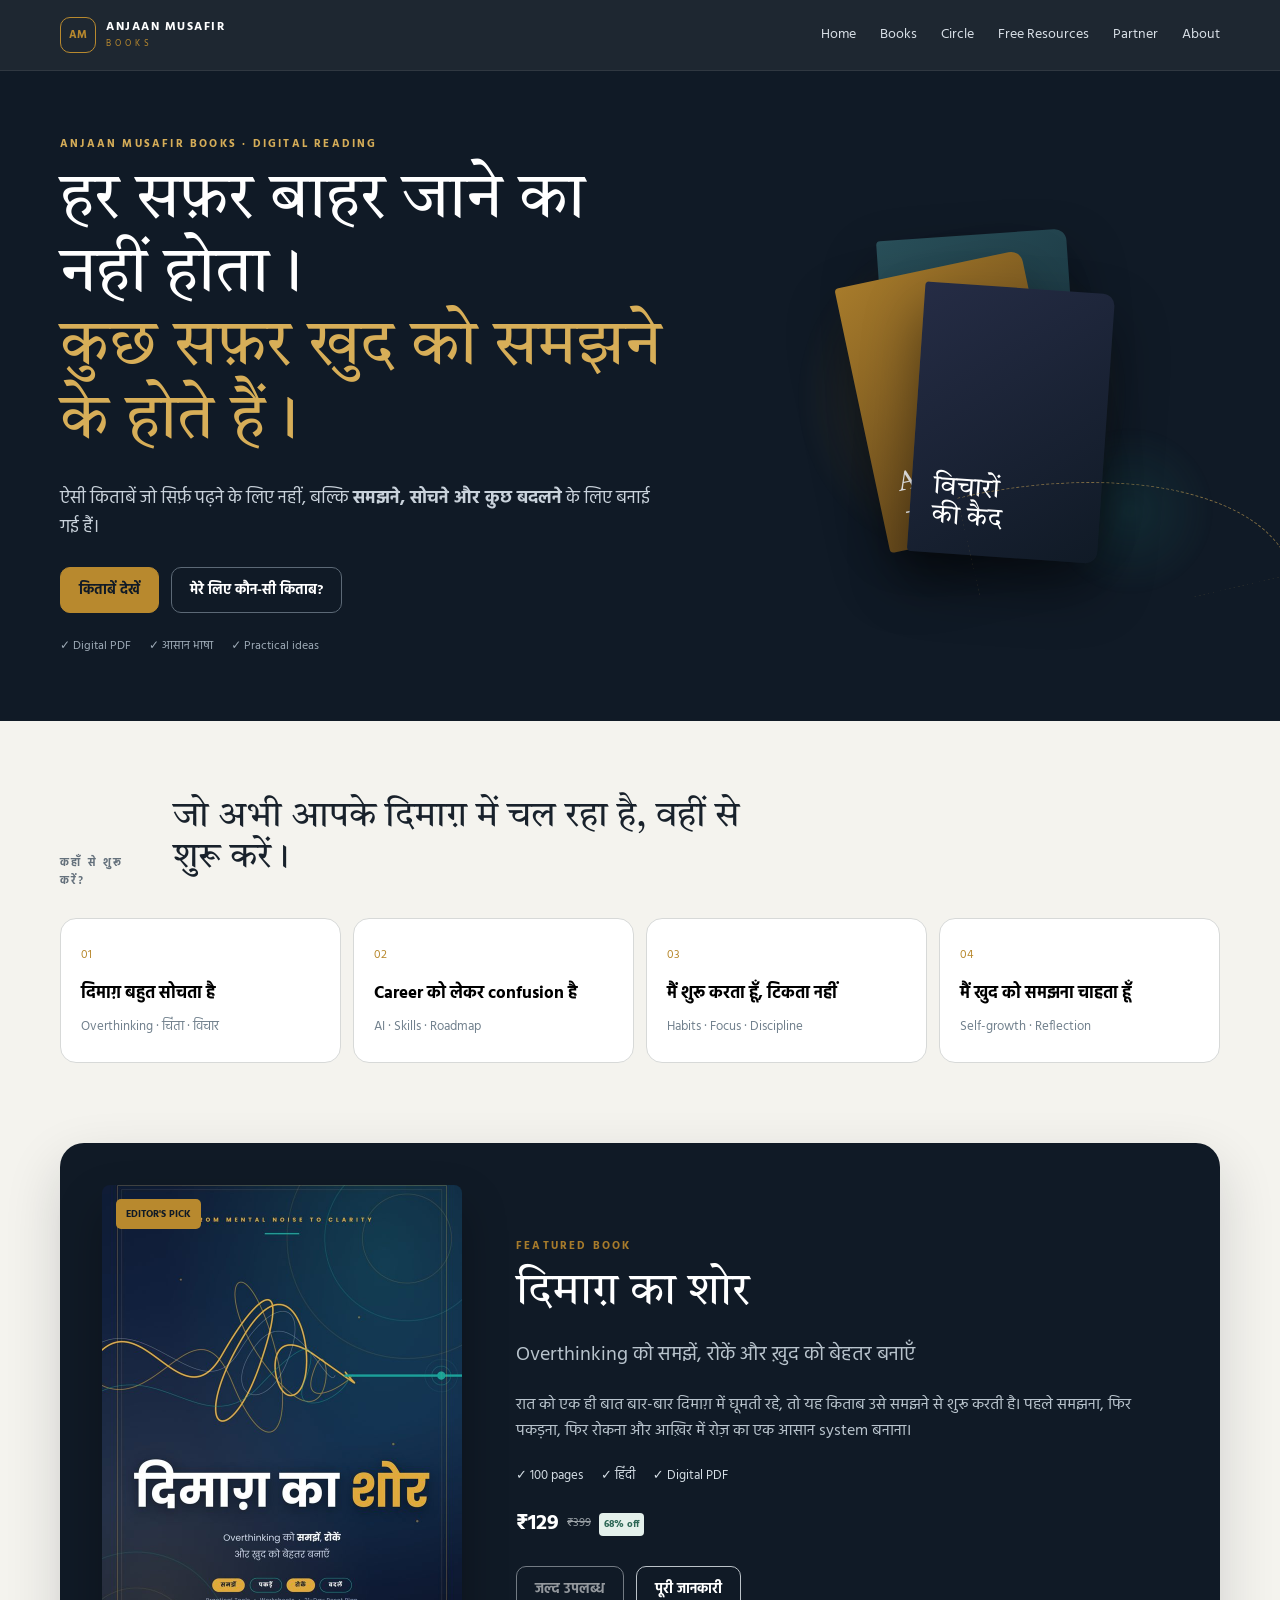
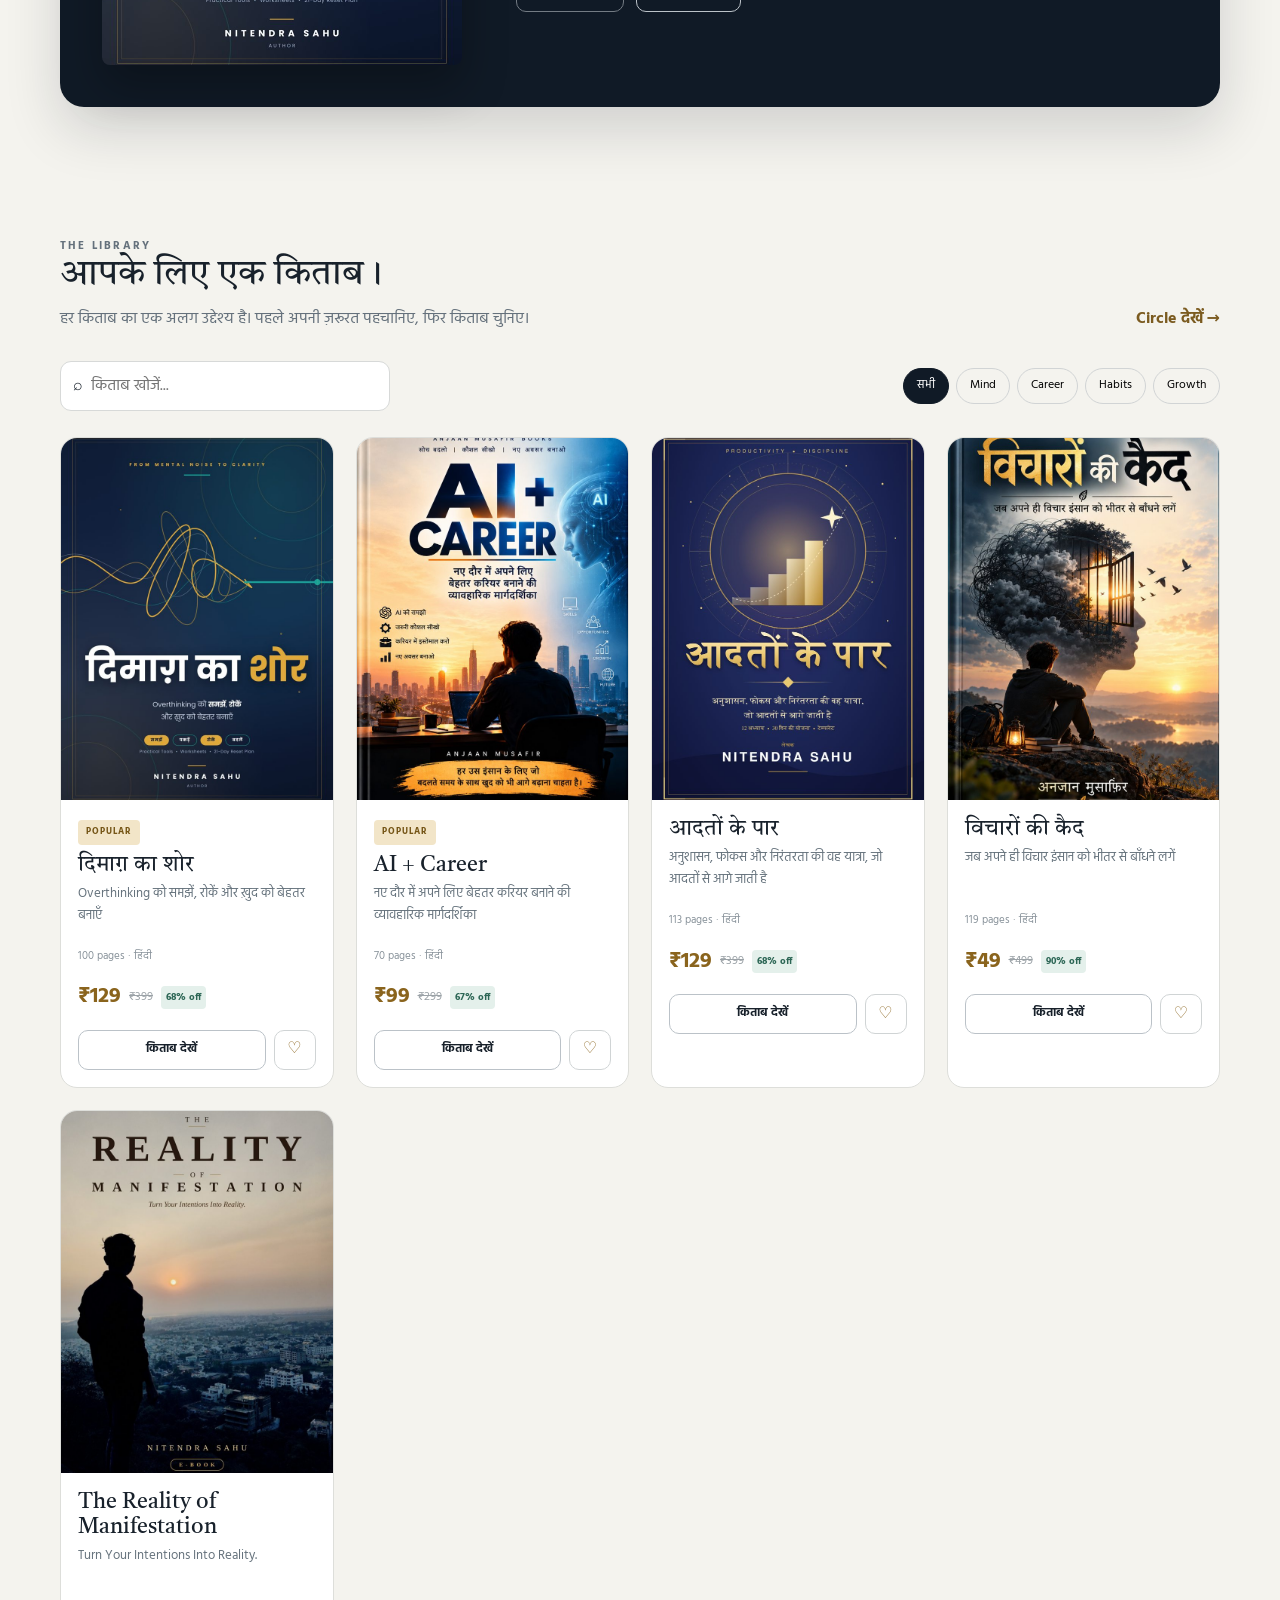
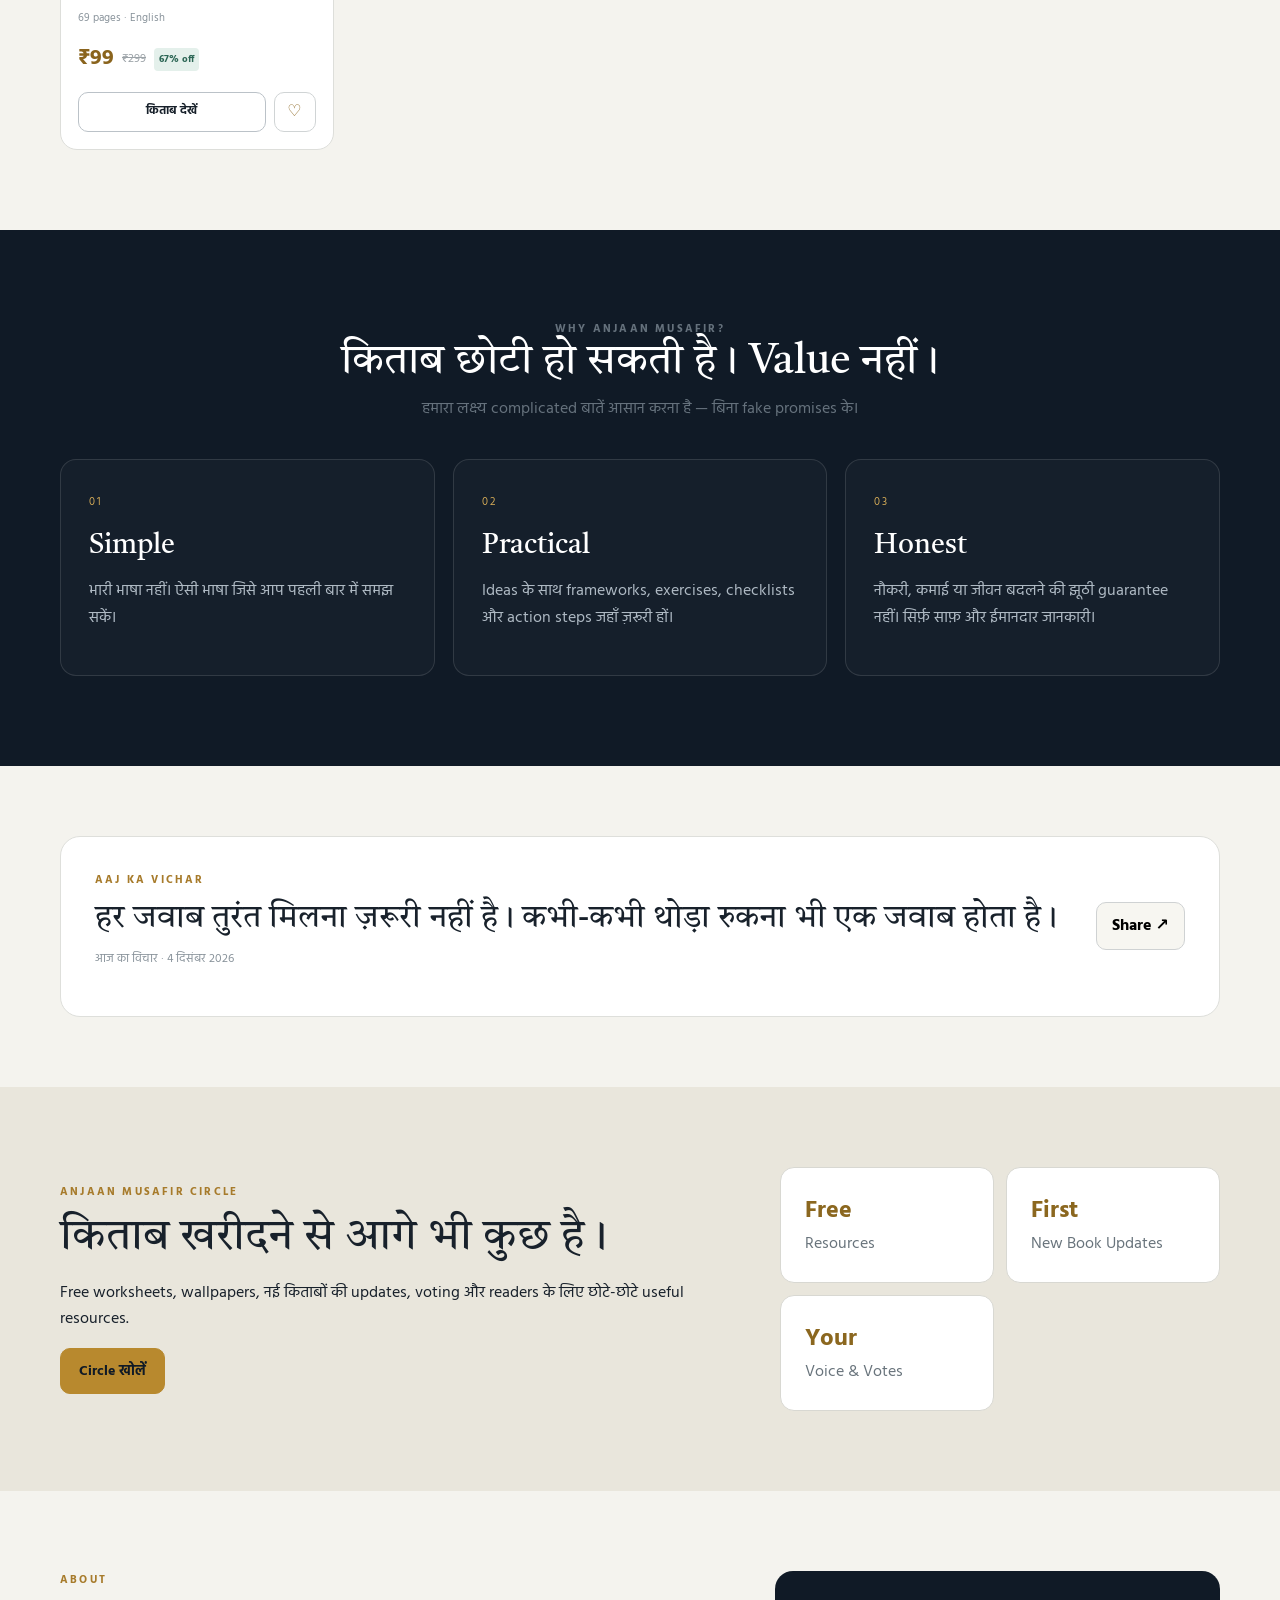
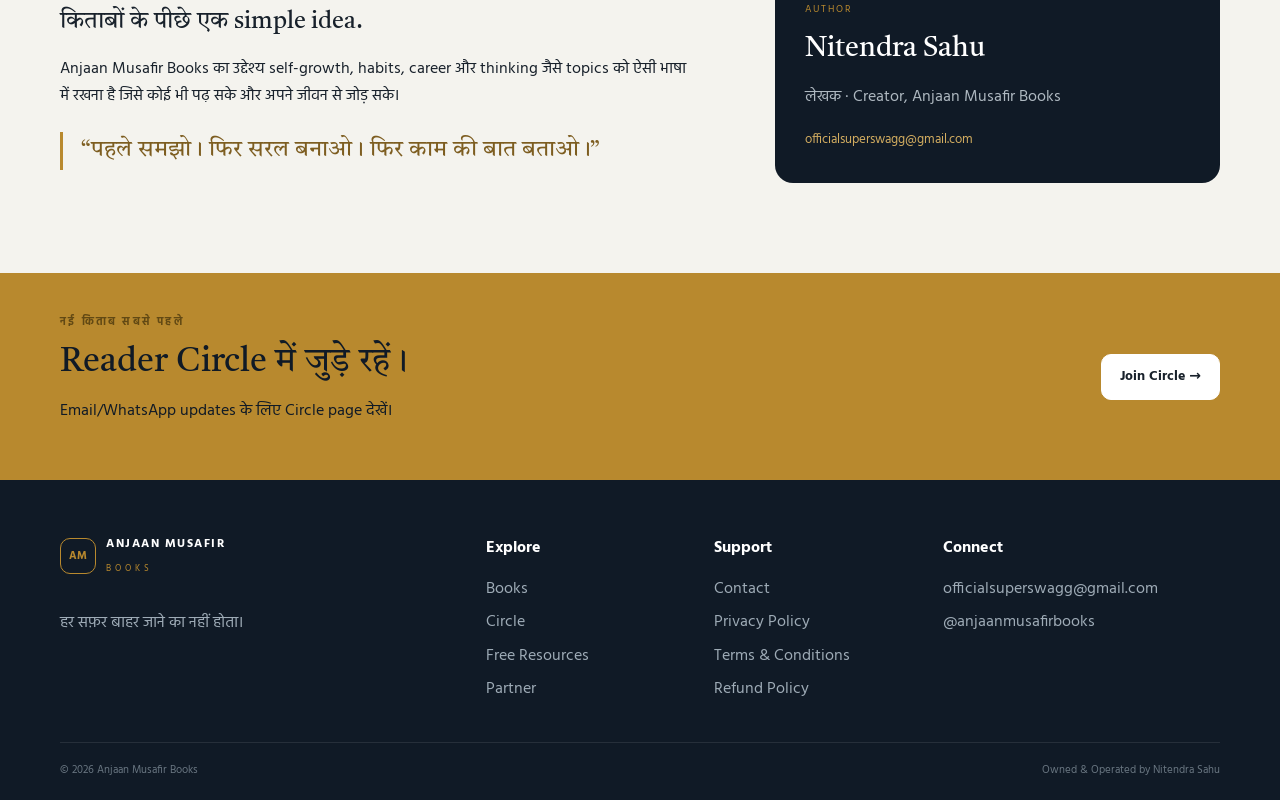
<file: index.html>
<!doctype html>
<html lang="hi">
<head>
<meta charset="utf-8">
<meta name="viewport" content="width=device-width,initial-scale=1,viewport-fit=cover">
<title>Anjaan Musafir Books — Hindi eBooks</title>
<meta name="description" content="Anjaan Musafir Books — सोच, आदतें, करियर और self-growth पर सरल, practical eBooks.">
<meta name="theme-color" content="#101a26">
<meta property="og:title" content="Anjaan Musafir Books">
<meta property="og:description" content="हर सफ़र बाहर जाने का नहीं होता। कुछ सफ़र खुद को समझने के होते हैं।">
<link rel="manifest" href="manifest.webmanifest">
<link rel="icon" href="data:image/svg+xml,%3Csvg xmlns='http://www.w3.org/2000/svg' viewBox='0 0 64 64'%3E%3Crect width='64' height='64' rx='14' fill='%23101a26'/%3E%3Cpath d='M16 46V18h28c6 0 8 3 8 7v21H24c-5 0-8-2-8-7Z' fill='%23b8892e'/%3E%3Cpath d='M24 23h20' stroke='%23101a26' stroke-width='4'/%3E%3C/svg%3E">
<link rel="preconnect" href="https://fonts.googleapis.com">
<link rel="preconnect" href="https://fonts.gstatic.com" crossorigin>
<link href="https://fonts.googleapis.com/css2?family=Hind:wght@400;500;600;700&family=Tiro+Devanagari+Hindi:ital@0;1&display=swap" rel="stylesheet">
<link rel="stylesheet" href="style.css">
<!-- Google tag (gtag.js) -->
<script async src="https://www.googletagmanager.com/gtag/js?id=G-HPMDHVE7NH"></script>
<script>
  window.dataLayer = window.dataLayer || [];
  function gtag(){dataLayer.push(arguments);}
  gtag('js', new Date());

  gtag('config', 'G-HPMDHVE7NH');
</script>
</head>
<body data-page="home">
<a class="skip" href="#main">मुख्य भाग पर जाएँ</a>
<header class="site-header">
  <div class="wrap header-inner">
    <a class="brand" href="index.html" aria-label="Anjaan Musafir Books home">
      <span class="brand-mark">AM</span>
      <span><b>ANJAAN MUSAFIR</b><small>BOOKS</small></span>
    </a>
    <button class="menu-btn" id="menuBtn" aria-expanded="false" aria-controls="siteNav">Menu</button>
    <nav id="siteNav" class="site-nav" aria-label="मुख्य मेन्यू">
      <a href="index.html">Home</a>
      <a href="#books">Books</a>
      <a href="circle.html">Circle</a>
      <a href="resources.html">Free Resources</a>
      <a href="partner.html">Partner</a>
      <a href="#about">About</a>
    </nav>
  </div>
</header>

<main id="main">
<section class="hero">
  <div class="wrap hero-grid">
    <div class="hero-copy">
      <p class="eyebrow">ANJAAN MUSAFIR BOOKS · DIGITAL READING</p>
      <h1>हर सफ़र बाहर जाने का नहीं होता।<br><em>कुछ सफ़र खुद को समझने के होते हैं।</em></h1>
      <p class="hero-lead">ऐसी किताबें जो सिर्फ़ पढ़ने के लिए नहीं, बल्कि <strong>समझने, सोचने और कुछ बदलने</strong> के लिए बनाई गई हैं।</p>
      <div class="hero-actions">
        <a class="btn btn-gold" href="#books">किताबें देखें</a>
        <button class="btn btn-ghost" id="quizOpen">मेरे लिए कौन-सी किताब?</button>
      </div>
      <div class="micro-trust">
        <span>✓ Digital PDF</span><span>✓ आसान भाषा</span><span>✓ Practical ideas</span>
      </div>
    </div>
    <div class="hero-art" aria-hidden="true">
      <div class="orb orb-one"></div><div class="orb orb-two"></div>
      <div class="book-stack">
        <div class="fake-cover cover-a"><span>दिमाग़<br>का शोर</span></div>
        <div class="fake-cover cover-b"><span>AI<br>+ Career</span></div>
        <div class="fake-cover cover-c"><span>विचारों<br>की कैद</span></div>
      </div>
      <div class="route-line"></div>
    </div>
  </div>
</section>

<section class="quick-path wrap">
  <div class="section-heading compact"><p class="eyebrow">कहाँ से शुरू करें?</p><h2>जो अभी आपके दिमाग़ में चल रहा है, वहीं से शुरू करें।</h2></div>
  <div class="path-grid">
    <button class="path-card" data-filter="mind"><span>01</span><b>दिमाग़ बहुत सोचता है</b><small>Overthinking · चिंता · विचार</small></button>
    <button class="path-card" data-filter="career"><span>02</span><b>Career को लेकर confusion है</b><small>AI · Skills · Roadmap</small></button>
    <button class="path-card" data-filter="habits"><span>03</span><b>मैं शुरू करता हूँ, टिकता नहीं</b><small>Habits · Focus · Discipline</small></button>
    <button class="path-card" data-filter="growth"><span>04</span><b>मैं खुद को समझना चाहता हूँ</b><small>Self-growth · Reflection</small></button>
  </div>
</section>

<section id="featured" class="featured-section"></section>

<section id="books" class="wrap section-block">
  <div class="section-heading">
    <div><p class="eyebrow">THE LIBRARY</p><h2>आपके लिए एक किताब।</h2><p>हर किताब का एक अलग उद्देश्य है। पहले अपनी ज़रूरत पहचानिए, फिर किताब चुनिए।</p></div>
    <a class="text-link" href="circle.html">Circle देखें →</a>
  </div>
  <div class="library-tools">
    <div class="search-box"><span>⌕</span><input id="bookSearch" type="search" placeholder="किताब खोजें..." aria-label="किताब खोजें"></div>
    <div class="filter-row" id="filters">
      <button class="filter active" data-filter="all">सभी</button>
      <button class="filter" data-filter="mind">Mind</button>
      <button class="filter" data-filter="career">Career</button>
      <button class="filter" data-filter="habits">Habits</button>
      <button class="filter" data-filter="growth">Growth</button>
    </div>
  </div>
  <div id="grid" class="book-grid"></div>
  <p id="emptyBooks" class="empty" hidden>इस खोज से कोई किताब नहीं मिली। दूसरा शब्द या topic try करें।</p>
</section>

<section class="value-section">
  <div class="wrap">
    <div class="section-heading centered"><p class="eyebrow">WHY ANJAAN MUSAFIR?</p><h2>किताब छोटी हो सकती है। Value नहीं।</h2><p>हमारा लक्ष्य complicated बातें आसान करना है — बिना fake promises के।</p></div>
    <div class="value-grid">
      <article><span class="icon">01</span><h3>Simple</h3><p>भारी भाषा नहीं। ऐसी भाषा जिसे आप पहली बार में समझ सकें।</p></article>
      <article><span class="icon">02</span><h3>Practical</h3><p>Ideas के साथ frameworks, exercises, checklists और action steps जहाँ ज़रूरी हों।</p></article>
      <article><span class="icon">03</span><h3>Honest</h3><p>नौकरी, कमाई या जीवन बदलने की झूठी guarantee नहीं। सिर्फ़ साफ़ और ईमानदार जानकारी।</p></article>
    </div>
  </div>
</section>

<section class="daily-thought wrap">
  <div class="thought-card">
    <div><p class="eyebrow">AAJ KA VICHAR</p><h2 id="thoughtText">हर जवाब तुरंत मिलना ज़रूरी नहीं है। कभी-कभी थोड़ा रुकना भी एक जवाब होता है।</h2><p id="thoughtDate"></p></div>
    <button class="share-mini" id="shareThought">Share ↗</button>
  </div>
</section>

<section class="circle-preview">
  <div class="wrap circle-grid">
    <div><p class="eyebrow">ANJAAN MUSAFIR CIRCLE</p><h2>किताब खरीदने से आगे भी कुछ है।</h2><p>Free worksheets, wallpapers, नई किताबों की updates, voting और readers के लिए छोटे-छोटे useful resources.</p><a class="btn btn-gold" href="circle.html">Circle खोलें</a></div>
    <div class="circle-points"><div><b>Free</b><span>Resources</span></div><div><b>First</b><span>New Book Updates</span></div><div><b>Your</b><span>Voice & Votes</span></div></div>
  </div>
</section>

<section id="about" class="wrap section-block about-grid">
  <div><p class="eyebrow">ABOUT</p><h2>किताबों के पीछे एक simple idea.</h2><p>Anjaan Musafir Books का उद्देश्य self-growth, habits, career और thinking जैसे topics को ऐसी भाषा में रखना है जिसे कोई भी पढ़ सके और अपने जीवन से जोड़ सके।</p><p class="quote">“पहले समझो। फिर सरल बनाओ। फिर काम की बात बताओ।”</p></div>
  <div class="about-note"><span class="note-label">AUTHOR</span><strong>Nitendra Sahu</strong><p>लेखक · Creator, Anjaan Musafir Books</p><a href="mailto:officialsuperswagg@gmail.com">officialsuperswagg@gmail.com</a></div>
</section>

<section class="newsletter-band">
  <div class="wrap newsletter-inner">
    <div><p class="eyebrow">नई किताब सबसे पहले</p><h2>Reader Circle में जुड़े रहें।</h2><p>Email/WhatsApp updates के लिए Circle page देखें।</p></div>
    <a class="btn btn-light" href="circle.html">Join Circle →</a>
  </div>
</section>
</main>
<footer id="foot"></footer>

<div class="modal" id="quizModal" aria-hidden="true">
  <div class="modal-card">
    <button class="modal-close" id="quizClose" aria-label="बंद करें">×</button>
    <p class="eyebrow">QUICK QUIZ</p><h2>अभी आपकी सबसे बड़ी ज़रूरत क्या है?</h2>
    <p class="muted">बस एक option चुनिए। हम आपको सबसे relevant किताब दिखाएँगे।</p>
    <div class="quiz-options">
      <button data-answer="mind">मेरा दिमाग़ बहुत सोचता है</button>
      <button data-answer="career">Career को लेकर clarity चाहिए</button>
      <button data-answer="habits">Focus और discipline चाहिए</button>
      <button data-answer="growth">खुद को बेहतर समझना है</button>
    </div>
    <div id="quizResult" class="quiz-result" hidden></div>
  </div>
</div>
<script src="books.js"></script><script src="app.js"></script>
</body>
</html>
</file>
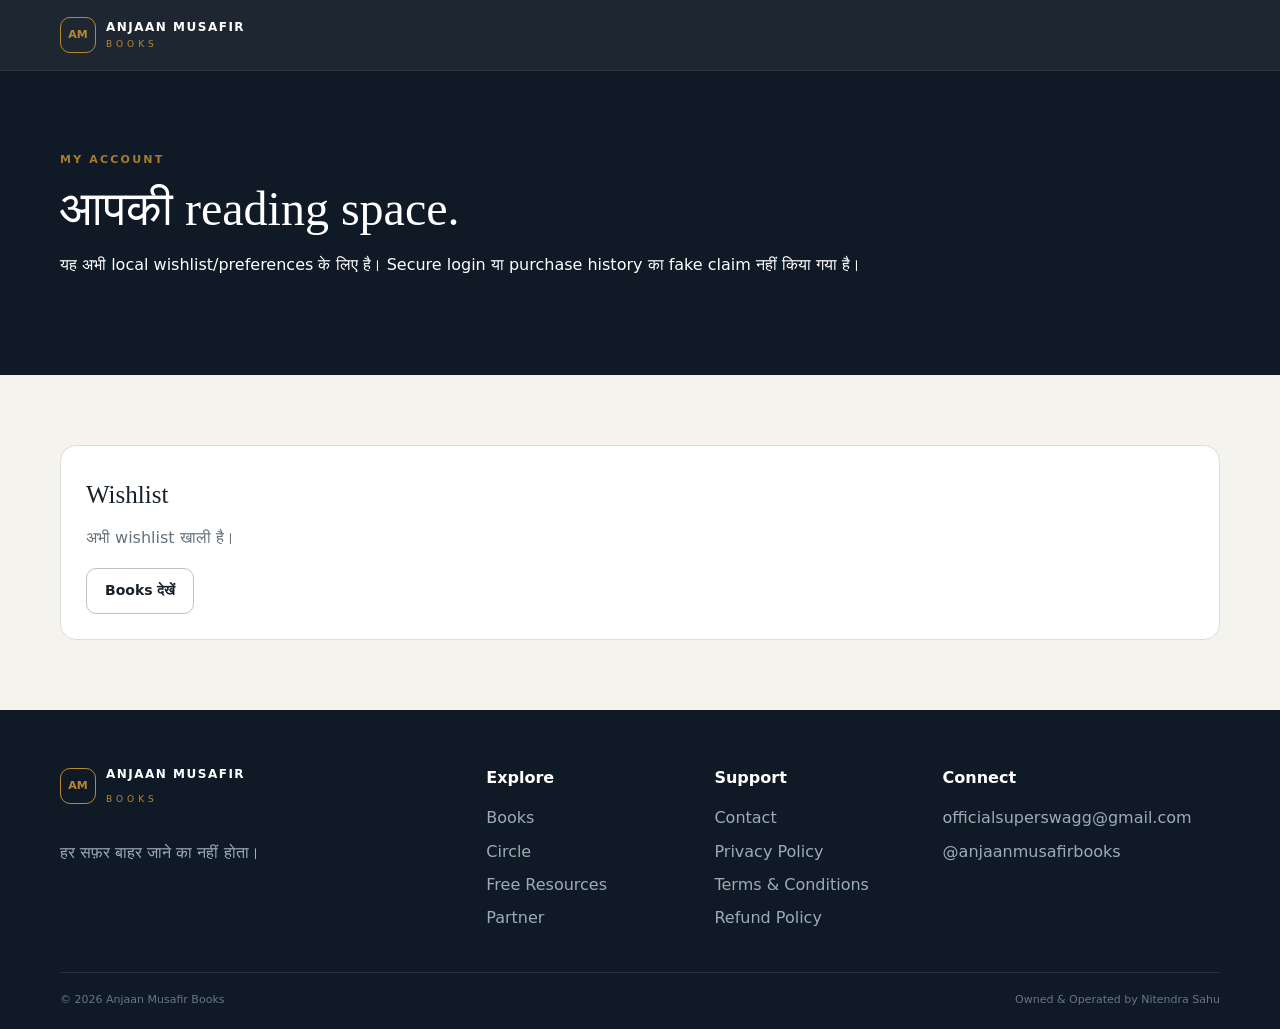
<file: account.html>
<!doctype html><html lang="hi"><head><meta charset="utf-8"><meta name="viewport" content="width=device-width,initial-scale=1"><title>My Account — Anjaan Musafir Books</title><meta name="theme-color" content="#101a26"><link rel="stylesheet" href="style.css"></head><body><header class="site-header"><div class="wrap header-inner"><a class="brand" href="index.html"><span class="brand-mark">AM</span><span><b>ANJAAN MUSAFIR</b><small>BOOKS</small></span></a></div></header><main><section class="page-hero"><div class="wrap"><p class="eyebrow">MY ACCOUNT</p><h1>आपकी reading space.</h1><p>यह अभी local wishlist/preferences के लिए है। Secure login या purchase history का fake claim नहीं किया गया है।</p></div></section><section class="page-content wrap"><div class="info-card"><h3>Wishlist</h3><p id="wishListText">आपकी wishlist इस device पर saved है।</p><a class="btn btn-outline" href="index.html#books">Books देखें</a></div></section></main><footer id="foot"></footer><script src="books.js"></script><script src="app.js"></script><script>const a=JSON.parse(localStorage.getItem("am_wishlist")||"[]");document.getElementById("wishListText").textContent=a.length?`${a.length} किताब आपकी wishlist में है।`:"अभी wishlist खाली है।";</script></body></html>
</file>
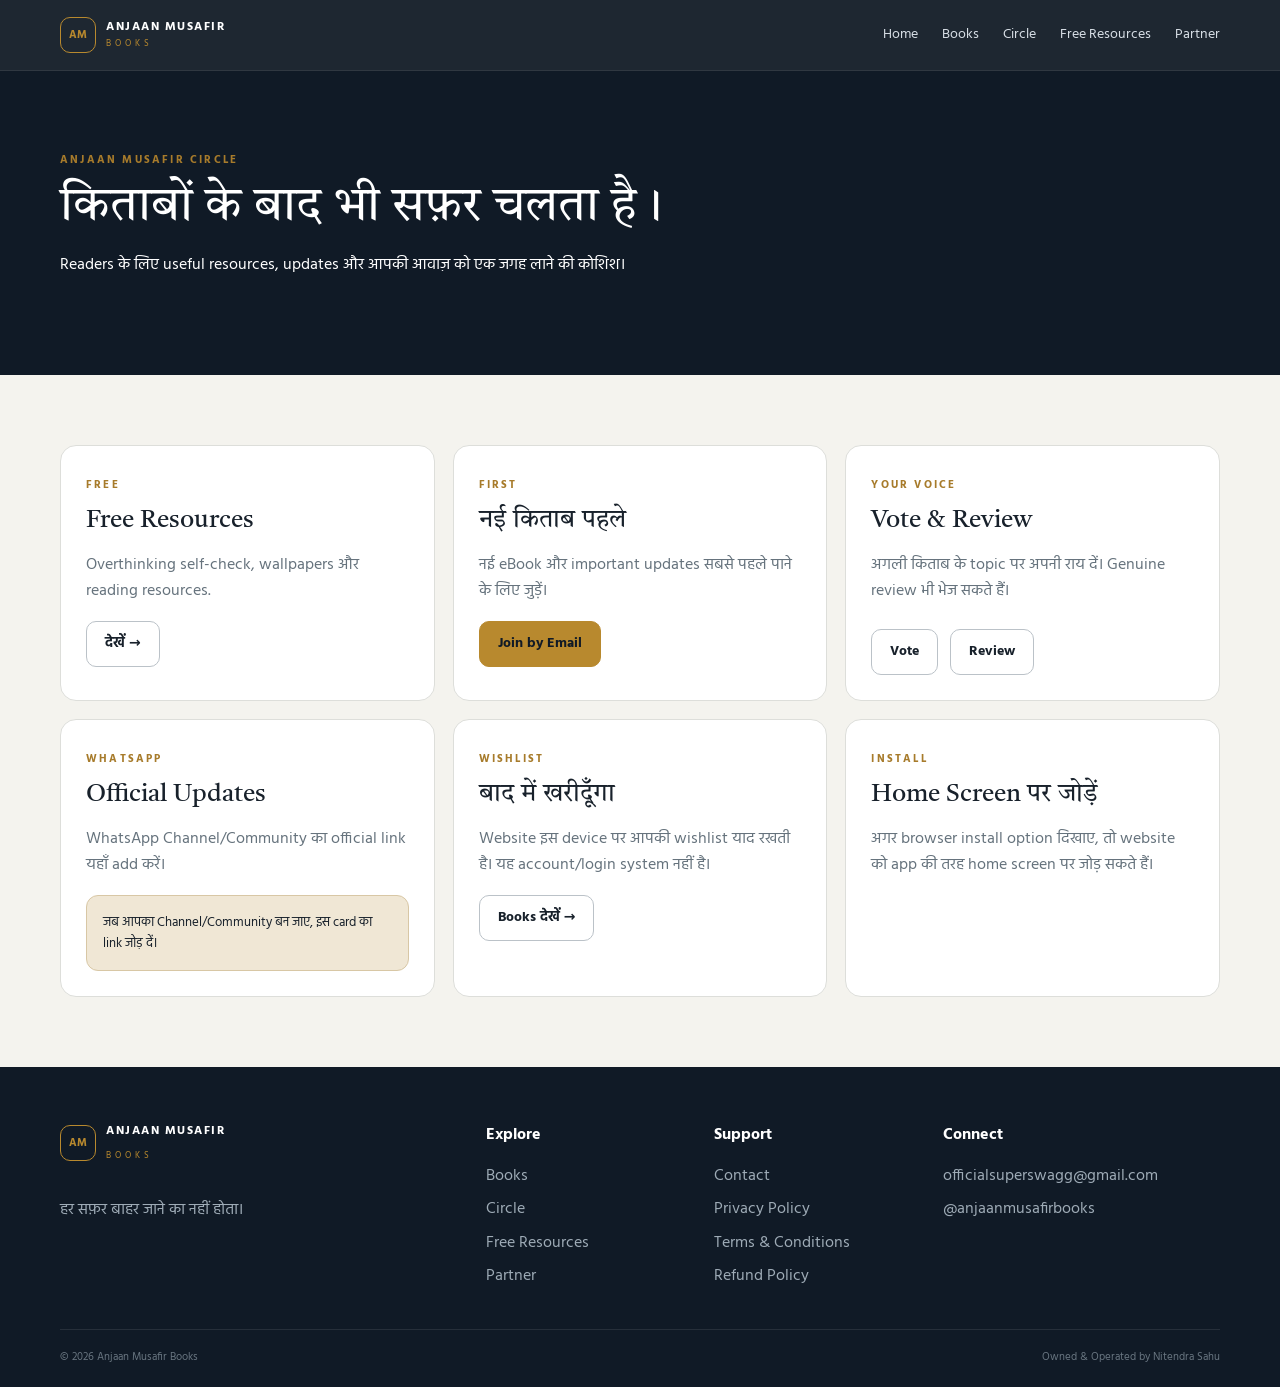
<file: circle.html>
<!doctype html><html lang="hi"><head><meta charset="utf-8"><meta name="viewport" content="width=device-width,initial-scale=1"><title>Anjaan Musafir Circle</title><meta name="theme-color" content="#101a26"><link rel="manifest" href="manifest.webmanifest"><link rel="preconnect" href="https://fonts.googleapis.com"><link rel="preconnect" href="https://fonts.gstatic.com" crossorigin><link href="https://fonts.googleapis.com/css2?family=Hind:wght@400;500;600;700&family=Tiro+Devanagari+Hindi:ital@0;1&display=swap" rel="stylesheet"><link rel="stylesheet" href="style.css"></head><body><header class="site-header"><div class="wrap header-inner"><a class="brand" href="index.html"><span class="brand-mark">AM</span><span><b>ANJAAN MUSAFIR</b><small>BOOKS</small></span></a><button class="menu-btn" id="menuBtn" aria-expanded="false">Menu</button><nav id="siteNav" class="site-nav"><a href="index.html">Home</a><a href="index.html#books">Books</a><a href="circle.html">Circle</a><a href="resources.html">Free Resources</a><a href="partner.html">Partner</a></nav></div></header><main><section class="page-hero"><div class="wrap"><p class="eyebrow">ANJAAN MUSAFIR CIRCLE</p><h1>किताबों के बाद भी सफ़र चलता है।</h1><p>Readers के लिए useful resources, updates और आपकी आवाज़ को एक जगह लाने की कोशिश।</p></div></section><section class="page-content wrap"><div class="circle-cards"><article class="info-card"><span class="eyebrow">FREE</span><h3>Free Resources</h3><p>Overthinking self-check, wallpapers और reading resources.</p><a class="btn btn-outline" href="resources.html">देखें →</a></article><article class="info-card"><span class="eyebrow">FIRST</span><h3>नई किताब पहले</h3><p>नई eBook और important updates सबसे पहले पाने के लिए जुड़ें।</p><a class="btn btn-gold" href="mailto:officialsuperswagg@gmail.com?subject=Join%20Anjaan%20Musafir%20Reader%20Circle">Join by Email</a></article><article class="info-card"><span class="eyebrow">YOUR VOICE</span><h3>Vote & Review</h3><p>अगली किताब के topic पर अपनी राय दें। Genuine review भी भेज सकते हैं।</p><div class="actions"><a class="btn btn-outline" href="mailto:officialsuperswagg@gmail.com?subject=Next%20Book%20Vote">Vote</a><a class="btn btn-outline" href="mailto:officialsuperswagg@gmail.com?subject=Book%20Review">Review</a></div></article><article class="info-card"><span class="eyebrow">WHATSAPP</span><h3>Official Updates</h3><p>WhatsApp Channel/Community का official link यहाँ add करें।</p><div class="form-note">जब आपका Channel/Community बन जाए, इस card का link जोड़ दें।</div></article><article class="info-card"><span class="eyebrow">WISHLIST</span><h3>बाद में खरीदूँगा</h3><p>Website इस device पर आपकी wishlist याद रखती है। यह account/login system नहीं है।</p><a class="btn btn-outline" href="index.html#books">Books देखें →</a></article><article class="info-card"><span class="eyebrow">INSTALL</span><h3>Home Screen पर जोड़ें</h3><p>अगर browser install option दिखाए, तो website को app की तरह home screen पर जोड़ सकते हैं।</p></article></div></section></main><footer id="foot"></footer><script src="books.js"></script><script src="app.js"></script></body></html>
</file>
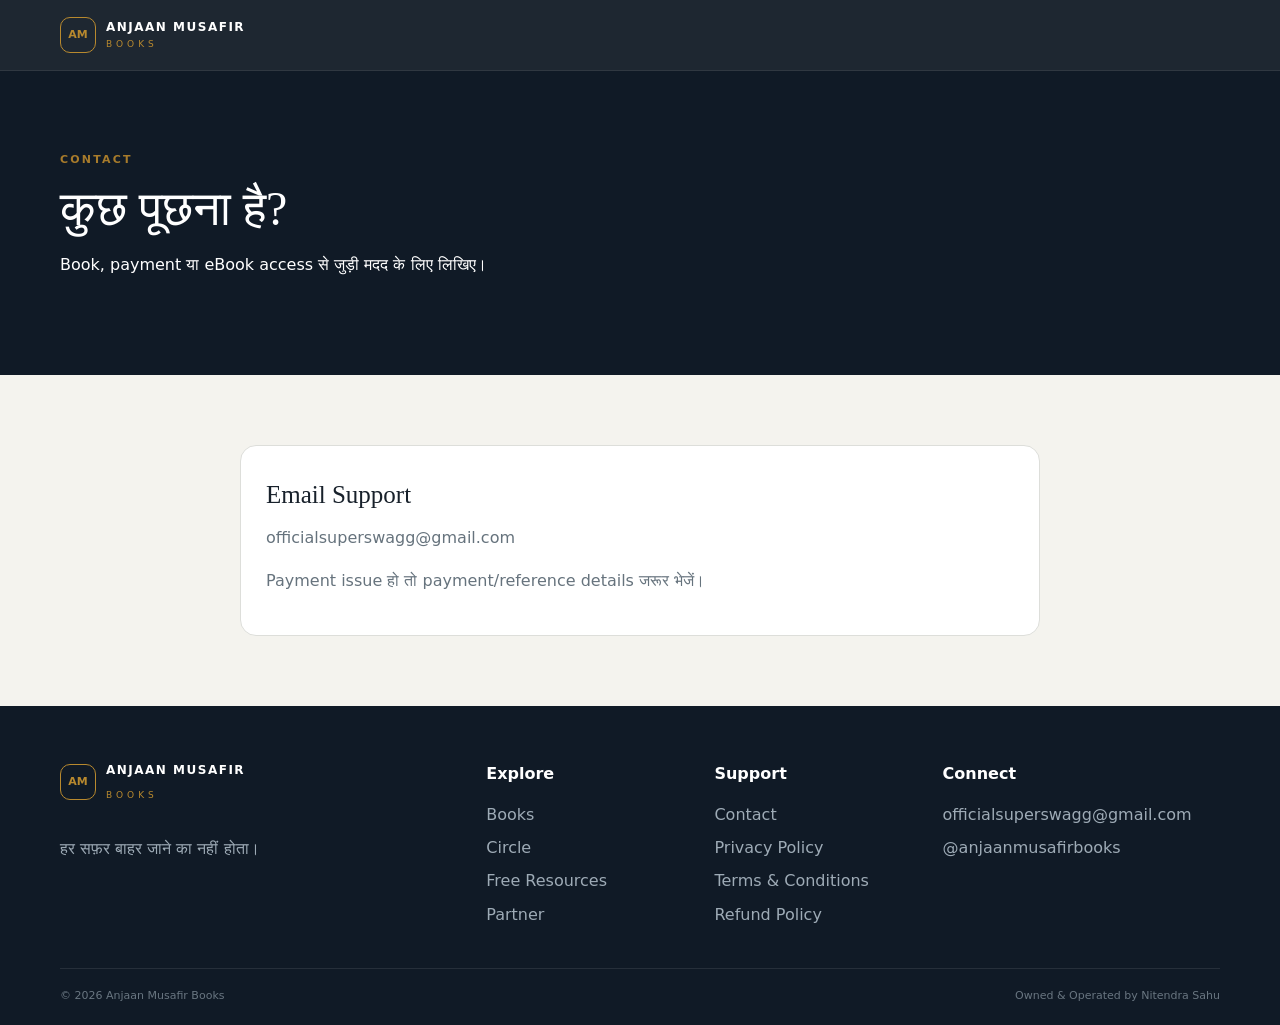
<file: contact.html>
<!doctype html><html lang="hi"><head><meta charset="utf-8"><meta name="viewport" content="width=device-width,initial-scale=1"><title>Contact — Anjaan Musafir Books</title><link rel="stylesheet" href="style.css"></head><body><header class="site-header"><div class="wrap header-inner"><a class="brand" href="index.html"><span class="brand-mark">AM</span><span><b>ANJAAN MUSAFIR</b><small>BOOKS</small></span></a></div></header><main><section class="page-hero"><div class="wrap"><p class="eyebrow">CONTACT</p><h1>कुछ पूछना है?</h1><p>Book, payment या eBook access से जुड़ी मदद के लिए लिखिए।</p></div></section><section class="page-content wrap narrow"><div class="info-card"><h3>Email Support</h3><p><a href="mailto:officialsuperswagg@gmail.com">officialsuperswagg@gmail.com</a></p><p>Payment issue हो तो payment/reference details जरूर भेजें।</p></div></section></main><footer id="foot"></footer><script src="books.js"></script><script src="app.js"></script></body></html>
</file>
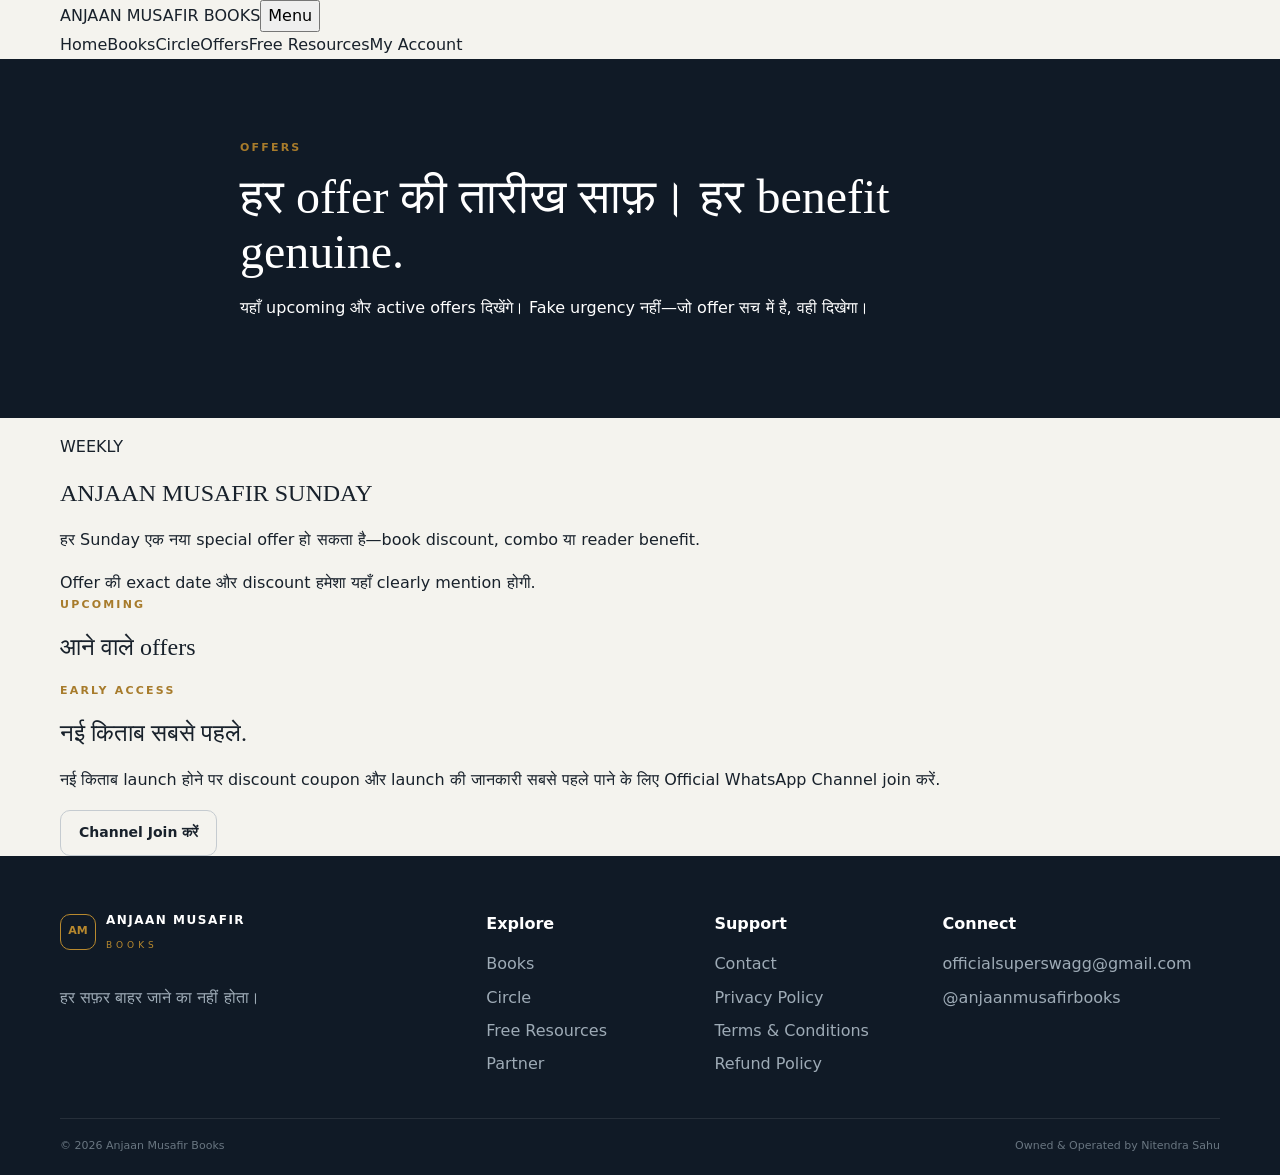
<file: offers.html>
<!DOCTYPE html>
<html lang="hi">
<head>
<meta charset="utf-8"><meta name="viewport" content="width=device-width, initial-scale=1">
<title>Offers — Anjaan Musafir Books</title><meta name="description" content="Anjaan Musafir Books offers and Sunday Special.">
<link rel="stylesheet" href="style.css">
</head>
<body data-page="offers">
<header><div class="wrap bar"><a class="logo" href="index.html">ANJAAN MUSAFIR BOOKS</a><button id="menu" class="menu" aria-expanded="false" aria-controls="nav">Menu</button><nav id="nav"><a href="index.html">Home</a><a href="index.html#books">Books</a><a href="circle.html">Circle</a><a href="offers.html">Offers</a><a href="resources.html">Free Resources</a><a href="account.html">My Account</a></nav></div></header>
<main>
<section class="page-hero"><div class="wrap narrow"><p class="eyebrow">OFFERS</p><h1>हर offer की तारीख साफ़। हर benefit genuine.</h1><p>यहाँ upcoming और active offers दिखेंगे। Fake urgency नहीं—जो offer सच में है, वही दिखेगा।</p></div></section>
<section class="wrap section"><div class="offer-feature"><div><p class="mini-label">WEEKLY</p><h2>ANJAAN MUSAFIR SUNDAY</h2><p>हर Sunday एक नया special offer हो सकता है—book discount, combo या reader benefit.</p></div><div class="offer-rule">Offer की exact date और discount हमेशा यहाँ clearly mention होगी.</div></div></section>
<section class="wrap section"><div class="section-head"><div><p class="eyebrow dark">UPCOMING</p><h2>आने वाले offers</h2></div></div><div id="offersGrid" class="offer-list"></div></section>
<section class="dark-section"><div class="wrap split"><div><p class="eyebrow">EARLY ACCESS</p><h2>नई किताब सबसे पहले.</h2></div><div><p>नई किताब launch होने पर discount coupon और launch की जानकारी सबसे पहले पाने के लिए Official WhatsApp Channel join करें.</p><a id="channelLink" class="btn light" target="_blank" rel="noopener">Channel Join करें</a></div></div></section>
</main>
<footer id="foot"></footer>
<script src="books.js"></script><script src="app.js"></script>
</body></html>
</file>
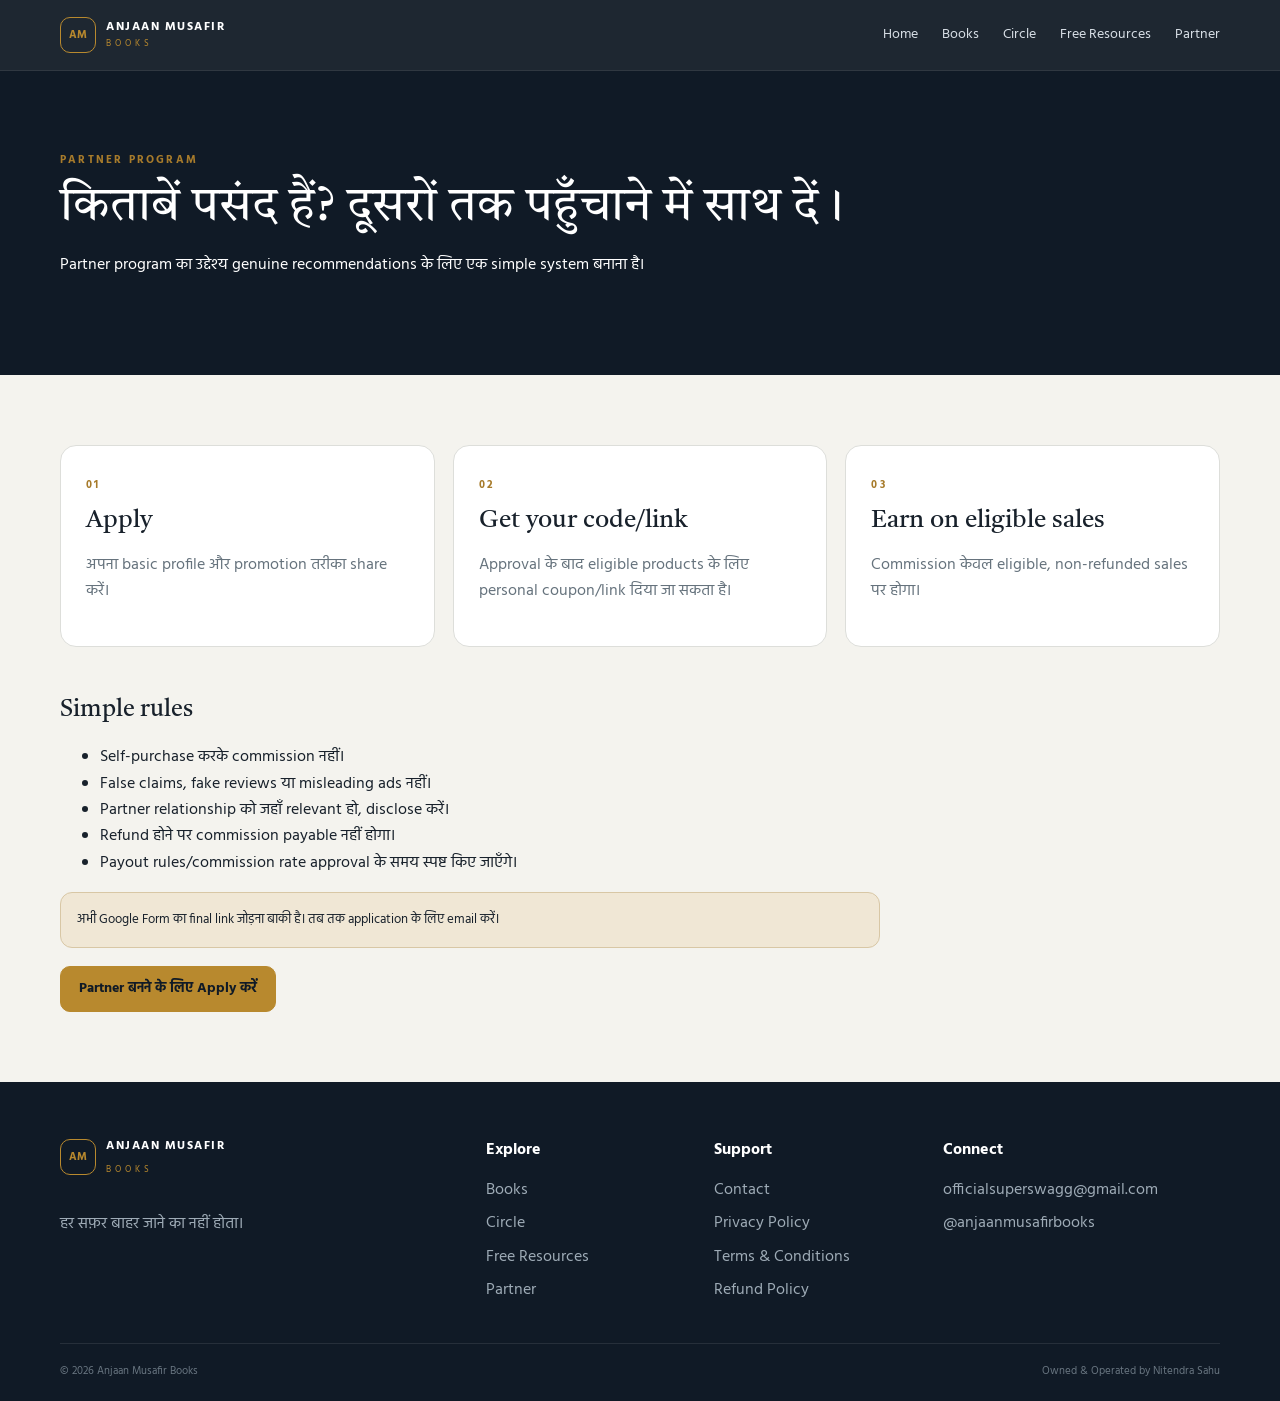
<file: partner.html>
<!doctype html><html lang="hi"><head><meta charset="utf-8"><meta name="viewport" content="width=device-width,initial-scale=1"><title>Partner Program — Anjaan Musafir Books</title><meta name="theme-color" content="#101a26"><link rel="manifest" href="manifest.webmanifest"><link rel="preconnect" href="https://fonts.googleapis.com"><link rel="preconnect" href="https://fonts.gstatic.com" crossorigin><link href="https://fonts.googleapis.com/css2?family=Hind:wght@400;500;600;700&family=Tiro+Devanagari+Hindi:ital@0;1&display=swap" rel="stylesheet"><link rel="stylesheet" href="style.css"></head><body><header class="site-header"><div class="wrap header-inner"><a class="brand" href="index.html"><span class="brand-mark">AM</span><span><b>ANJAAN MUSAFIR</b><small>BOOKS</small></span></a><button class="menu-btn" id="menuBtn" aria-expanded="false">Menu</button><nav id="siteNav" class="site-nav"><a href="index.html">Home</a><a href="index.html#books">Books</a><a href="circle.html">Circle</a><a href="resources.html">Free Resources</a><a href="partner.html">Partner</a></nav></div></header><main><section class="page-hero"><div class="wrap"><p class="eyebrow">PARTNER PROGRAM</p><h1>किताबें पसंद हैं? दूसरों तक पहुँचाने में साथ दें।</h1><p>Partner program का उद्देश्य genuine recommendations के लिए एक simple system बनाना है।</p></div></section><section class="page-content wrap"><div class="partner-grid"><article class="info-card"><span class="eyebrow">01</span><h3>Apply</h3><p>अपना basic profile और promotion तरीका share करें।</p></article><article class="info-card"><span class="eyebrow">02</span><h3>Get your code/link</h3><p>Approval के बाद eligible products के लिए personal coupon/link दिया जा सकता है।</p></article><article class="info-card"><span class="eyebrow">03</span><h3>Earn on eligible sales</h3><p>Commission केवल eligible, non-refunded sales पर होगा।</p></article></div><div class="legal-copy" style="margin-top:50px"><h2>Simple rules</h2><ul><li>Self-purchase करके commission नहीं।</li><li>False claims, fake reviews या misleading ads नहीं।</li><li>Partner relationship को जहाँ relevant हो, disclose करें।</li><li>Refund होने पर commission payable नहीं होगा।</li><li>Payout rules/commission rate approval के समय स्पष्ट किए जाएँगे।</li></ul><div class="form-note">अभी Google Form का final link जोड़ना बाकी है। तब तक application के लिए email करें।</div><a class="btn btn-gold" style="margin-top:18px" href="mailto:officialsuperswagg@gmail.com?subject=Anjaan%20Musafir%20Partner%20Application">Partner बनने के लिए Apply करें</a></div></section></main><footer id="foot"></footer><script src="books.js"></script><script src="app.js"></script></body></html>
</file>
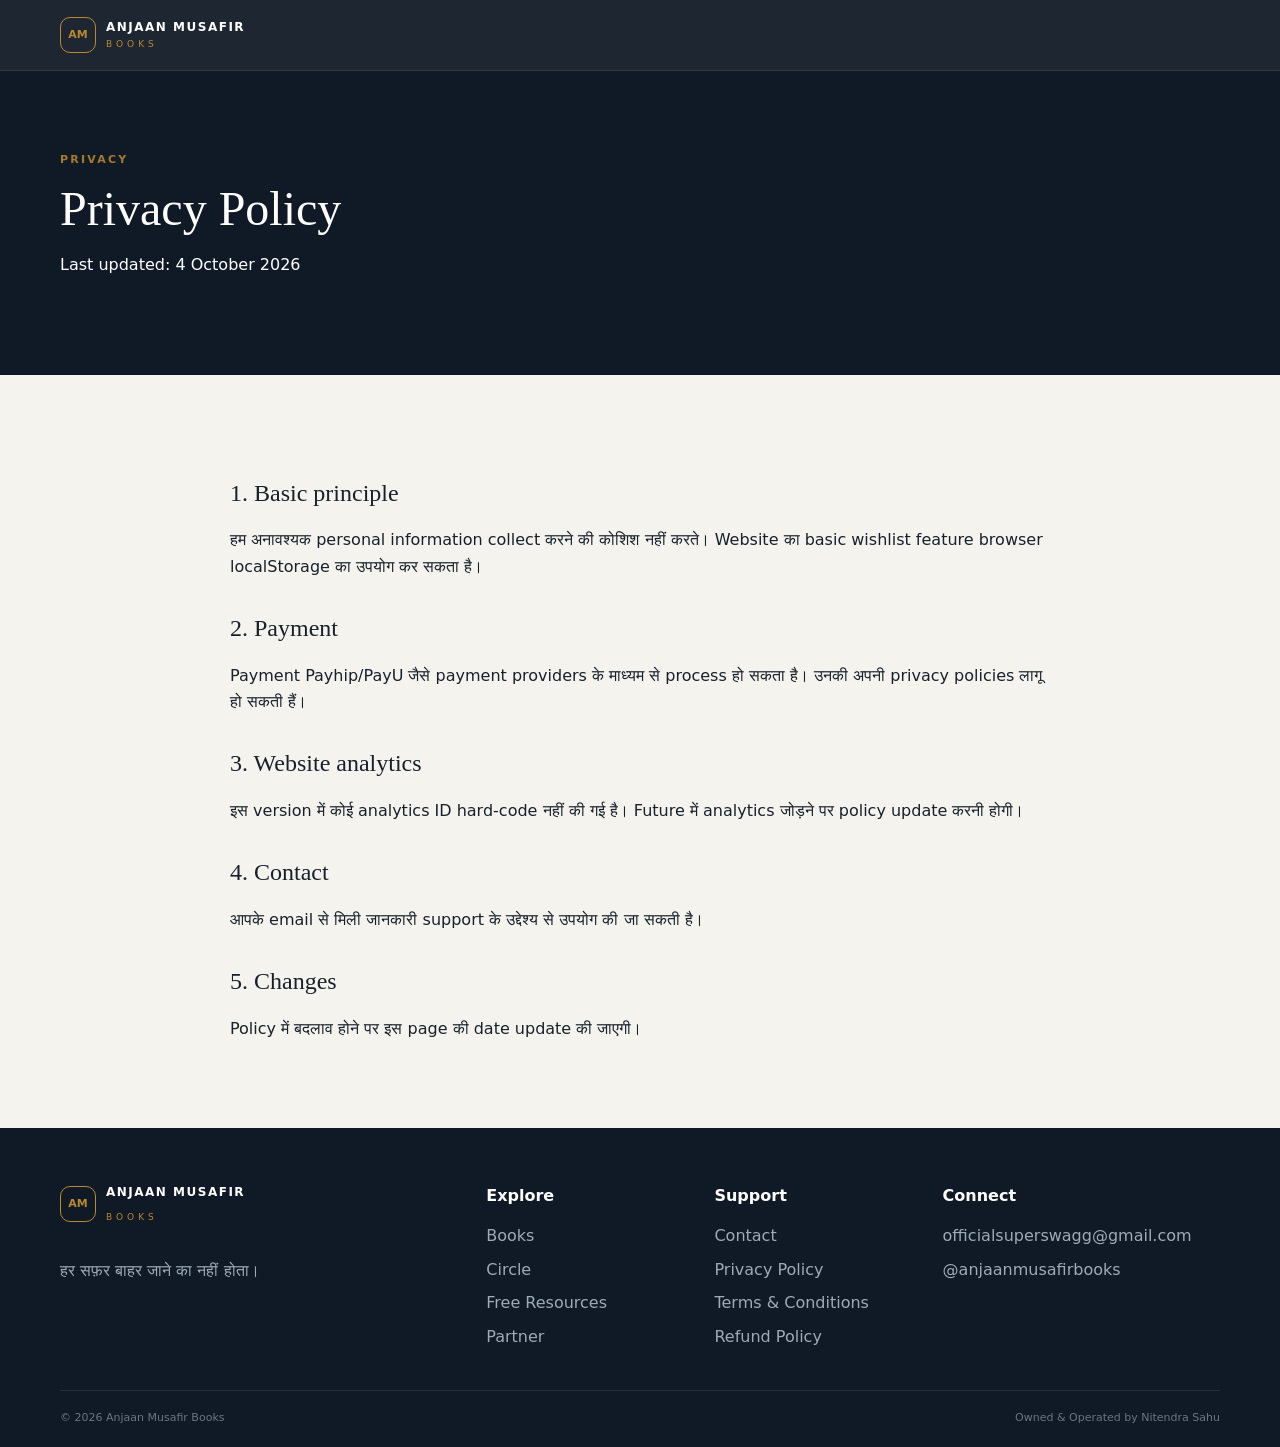
<file: privacy.html>
<!doctype html><html lang="hi"><head><meta charset="utf-8"><meta name="viewport" content="width=device-width,initial-scale=1"><title>Privacy Policy — Anjaan Musafir Books</title><link rel="stylesheet" href="style.css"></head><body><header class="site-header"><div class="wrap header-inner"><a class="brand" href="index.html"><span class="brand-mark">AM</span><span><b>ANJAAN MUSAFIR</b><small>BOOKS</small></span></a></div></header><main><section class="page-hero"><div class="wrap"><p class="eyebrow">PRIVACY</p><h1>Privacy Policy</h1><p>Last updated: 4 October 2026</p></div></section><section class="page-content wrap legal-copy"><h2>1. Basic principle</h2><p>हम अनावश्यक personal information collect करने की कोशिश नहीं करते। Website का basic wishlist feature browser localStorage का उपयोग कर सकता है।</p><h2>2. Payment</h2><p>Payment Payhip/PayU जैसे payment providers के माध्यम से process हो सकता है। उनकी अपनी privacy policies लागू हो सकती हैं।</p><h2>3. Website analytics</h2><p>इस version में कोई analytics ID hard-code नहीं की गई है। Future में analytics जोड़ने पर policy update करनी होगी।</p><h2>4. Contact</h2><p>आपके email से मिली जानकारी support के उद्देश्य से उपयोग की जा सकती है।</p><h2>5. Changes</h2><p>Policy में बदलाव होने पर इस page की date update की जाएगी।</p></section></main><footer id="foot"></footer><script src="books.js"></script><script src="app.js"></script></body></html>
</file>
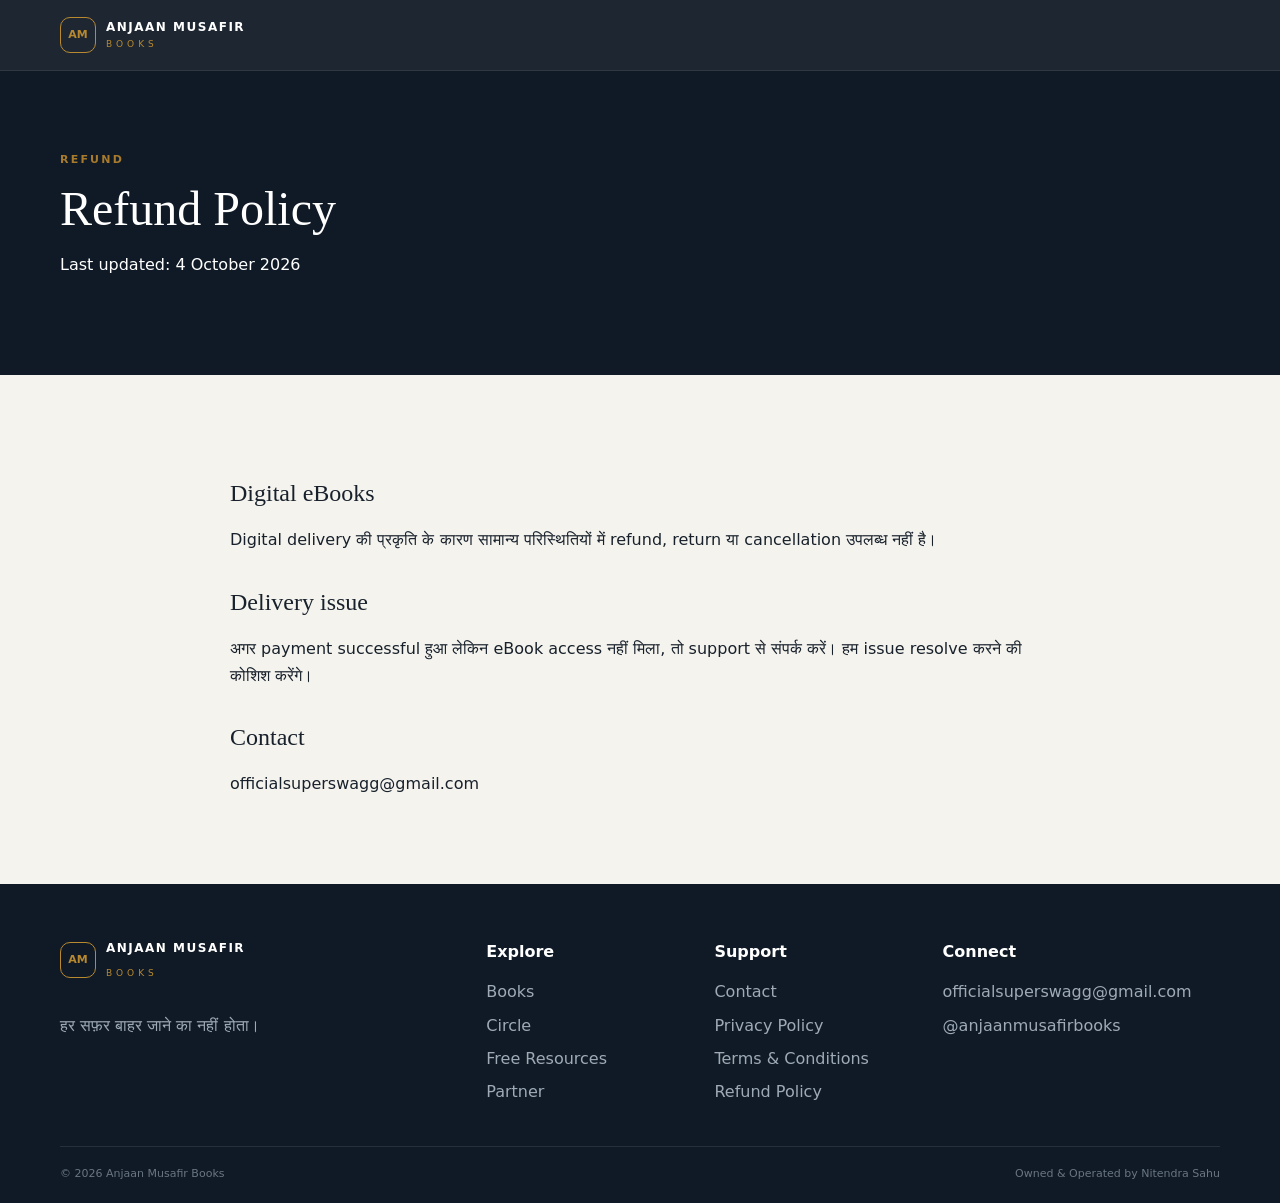
<file: refund.html>
<!doctype html><html lang="hi"><head><meta charset="utf-8"><meta name="viewport" content="width=device-width,initial-scale=1"><title>Refund Policy — Anjaan Musafir Books</title><link rel="stylesheet" href="style.css"></head><body><header class="site-header"><div class="wrap header-inner"><a class="brand" href="index.html"><span class="brand-mark">AM</span><span><b>ANJAAN MUSAFIR</b><small>BOOKS</small></span></a></div></header><main><section class="page-hero"><div class="wrap"><p class="eyebrow">REFUND</p><h1>Refund Policy</h1><p>Last updated: 4 October 2026</p></div></section><section class="page-content wrap legal-copy"><h2>Digital eBooks</h2><p>Digital delivery की प्रकृति के कारण सामान्य परिस्थितियों में refund, return या cancellation उपलब्ध नहीं है।</p><h2>Delivery issue</h2><p>अगर payment successful हुआ लेकिन eBook access नहीं मिला, तो support से संपर्क करें। हम issue resolve करने की कोशिश करेंगे।</p><h2>Contact</h2><p><a href="mailto:officialsuperswagg@gmail.com">officialsuperswagg@gmail.com</a></p></section></main><footer id="foot"></footer><script src="books.js"></script><script src="app.js"></script></body></html>
</file>
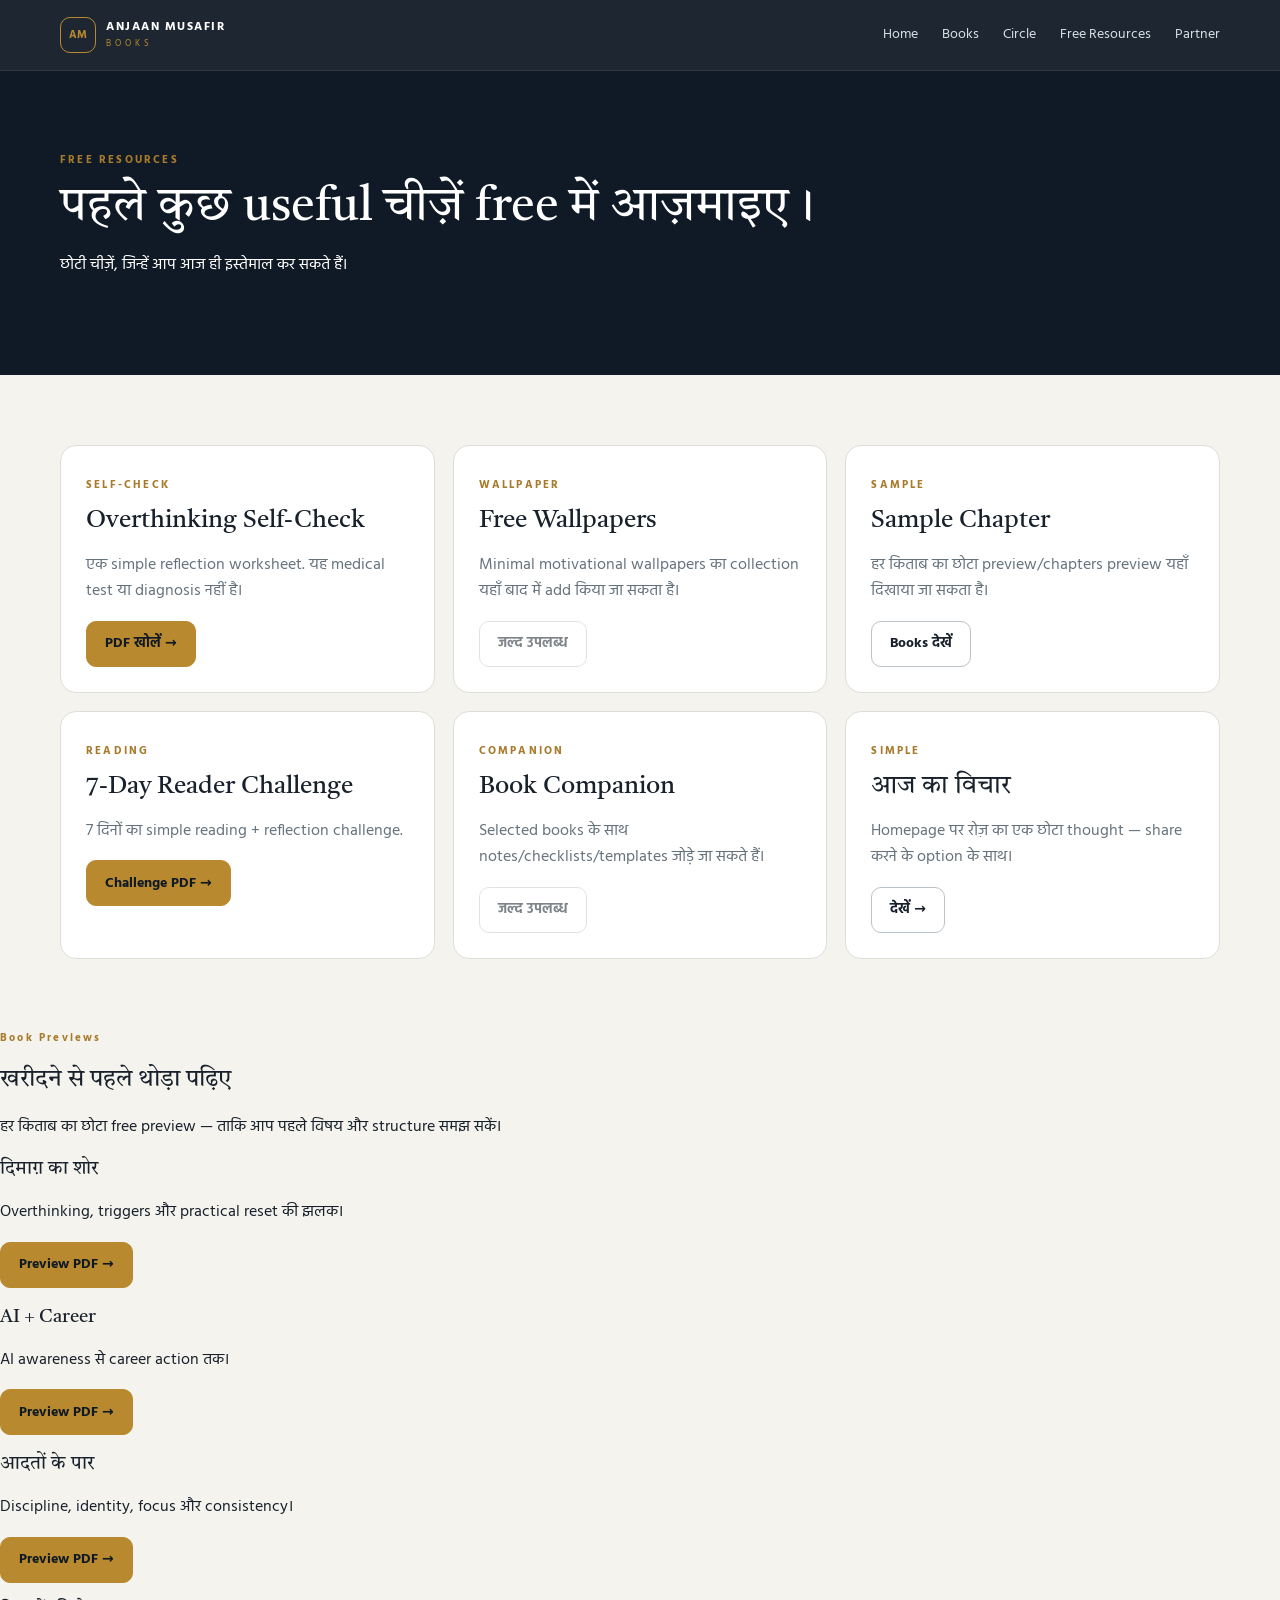
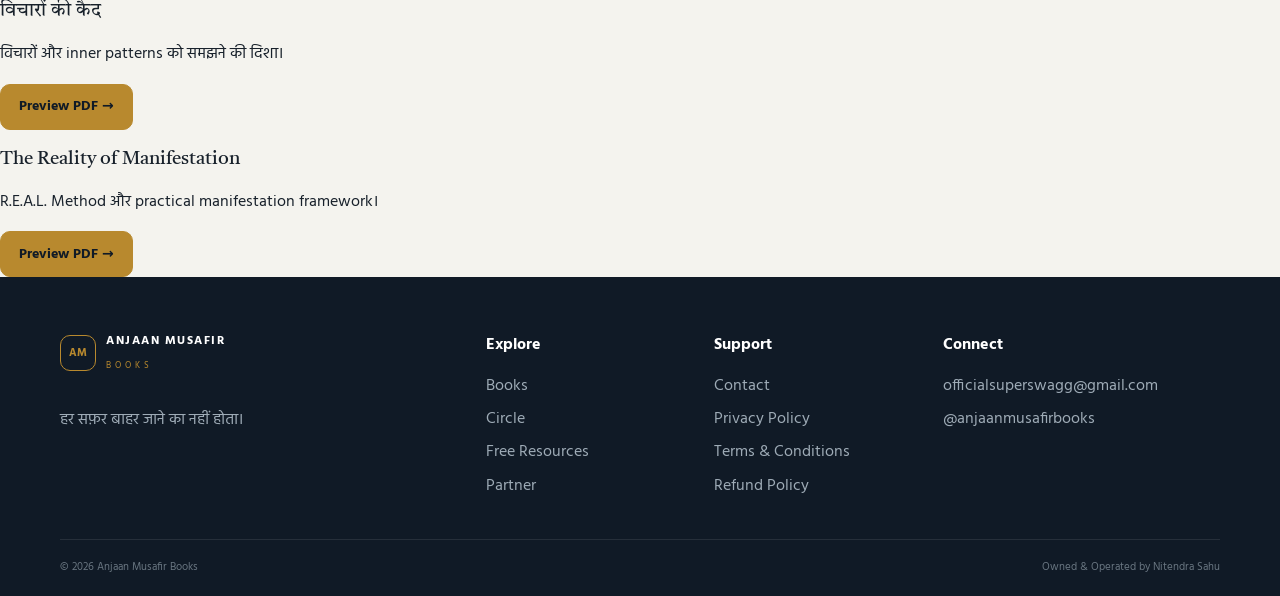
<file: resources.html>
<!doctype html><html lang="hi"><head><meta charset="utf-8"><meta name="viewport" content="width=device-width,initial-scale=1"><title>Free Resources — Anjaan Musafir Books</title><meta name="theme-color" content="#101a26"><link rel="manifest" href="manifest.webmanifest"><link rel="preconnect" href="https://fonts.googleapis.com"><link rel="preconnect" href="https://fonts.gstatic.com" crossorigin><link href="https://fonts.googleapis.com/css2?family=Hind:wght@400;500;600;700&family=Tiro+Devanagari+Hindi:ital@0;1&display=swap" rel="stylesheet"><link rel="stylesheet" href="style.css"></head><body><header class="site-header"><div class="wrap header-inner"><a class="brand" href="index.html"><span class="brand-mark">AM</span><span><b>ANJAAN MUSAFIR</b><small>BOOKS</small></span></a><button class="menu-btn" id="menuBtn" aria-expanded="false">Menu</button><nav id="siteNav" class="site-nav"><a href="index.html">Home</a><a href="index.html#books">Books</a><a href="circle.html">Circle</a><a href="resources.html">Free Resources</a><a href="partner.html">Partner</a></nav></div></header><main><section class="page-hero"><div class="wrap"><p class="eyebrow">FREE RESOURCES</p><h1>पहले कुछ useful चीज़ें free में आज़माइए।</h1><p>छोटी चीज़ें, जिन्हें आप आज ही इस्तेमाल कर सकते हैं।</p></div></section><section class="page-content wrap"><div class="resource-grid"><article class="resource-card"><span class="eyebrow">SELF-CHECK</span><h3>Overthinking Self-Check</h3><p>एक simple reflection worksheet. यह medical test या diagnosis नहीं है।</p><a class="btn btn-gold" href="resources/overthinking-self-check.pdf" target="_blank" rel="noopener">PDF खोलें →</a></article><article class="resource-card"><span class="eyebrow">WALLPAPER</span><h3>Free Wallpapers</h3><p>Minimal motivational wallpapers का collection यहाँ बाद में add किया जा सकता है।</p><span class="btn btn-disabled">जल्द उपलब्ध</span></article><article class="resource-card"><span class="eyebrow">SAMPLE</span><h3>Sample Chapter</h3><p>हर किताब का छोटा preview/chapters preview यहाँ दिखाया जा सकता है।</p><a class="btn btn-outline" href="index.html#books">Books देखें</a></article><article class="resource-card"><span class="eyebrow">READING</span><h3>7-Day Reader Challenge</h3><p>7 दिनों का simple reading + reflection challenge.</p><a class="btn btn-gold" href="resources/7-day-reader-challenge.pdf" target="_blank" rel="noopener">Challenge PDF →</a></article><article class="resource-card"><span class="eyebrow">COMPANION</span><h3>Book Companion</h3><p>Selected books के साथ notes/checklists/templates जोड़े जा सकते हैं।</p><span class="btn btn-disabled">जल्द उपलब्ध</span></article><article class="resource-card"><span class="eyebrow">SIMPLE</span><h3>आज का विचार</h3><p>Homepage पर रोज़ का एक छोटा thought — share करने के option के साथ।</p><a class="btn btn-outline" href="index.html">देखें →</a></article></div></section>
<section class="alt"><div class="w rv">
<div class="eyebrow">Book Previews</div>
<h2>खरीदने से पहले थोड़ा पढ़िए</h2>
<p class="lead">हर किताब का छोटा free preview — ताकि आप पहले विषय और structure समझ सकें।</p>
<div class="grid">
<div class="card"><h3>दिमाग़ का शोर</h3><p>Overthinking, triggers और practical reset की झलक।</p><a class="btn btn-gold" href="previews/dimag-ka-shor-preview.pdf" target="_blank" rel="noopener">Preview PDF →</a></div>
<div class="card"><h3>AI + Career</h3><p>AI awareness से career action तक।</p><a class="btn btn-gold" href="previews/ai-career-preview.pdf" target="_blank" rel="noopener">Preview PDF →</a></div>
<div class="card"><h3>आदतों के पार</h3><p>Discipline, identity, focus और consistency।</p><a class="btn btn-gold" href="previews/aadaton-ke-paar-preview.pdf" target="_blank" rel="noopener">Preview PDF →</a></div>
<div class="card"><h3>विचारों की कैद</h3><p>विचारों और inner patterns को समझने की दिशा।</p><a class="btn btn-gold" href="previews/vicharon-ki-kaid-preview.pdf" target="_blank" rel="noopener">Preview PDF →</a></div>
<div class="card"><h3>The Reality of Manifestation</h3><p>R.E.A.L. Method और practical manifestation framework।</p><a class="btn btn-gold" href="previews/reality-of-manifestation-preview.pdf" target="_blank" rel="noopener">Preview PDF →</a></div>
</div></div></section>
</main><footer id="foot"></footer><script src="books.js"></script><script src="app.js"></script></body></html>
</file>
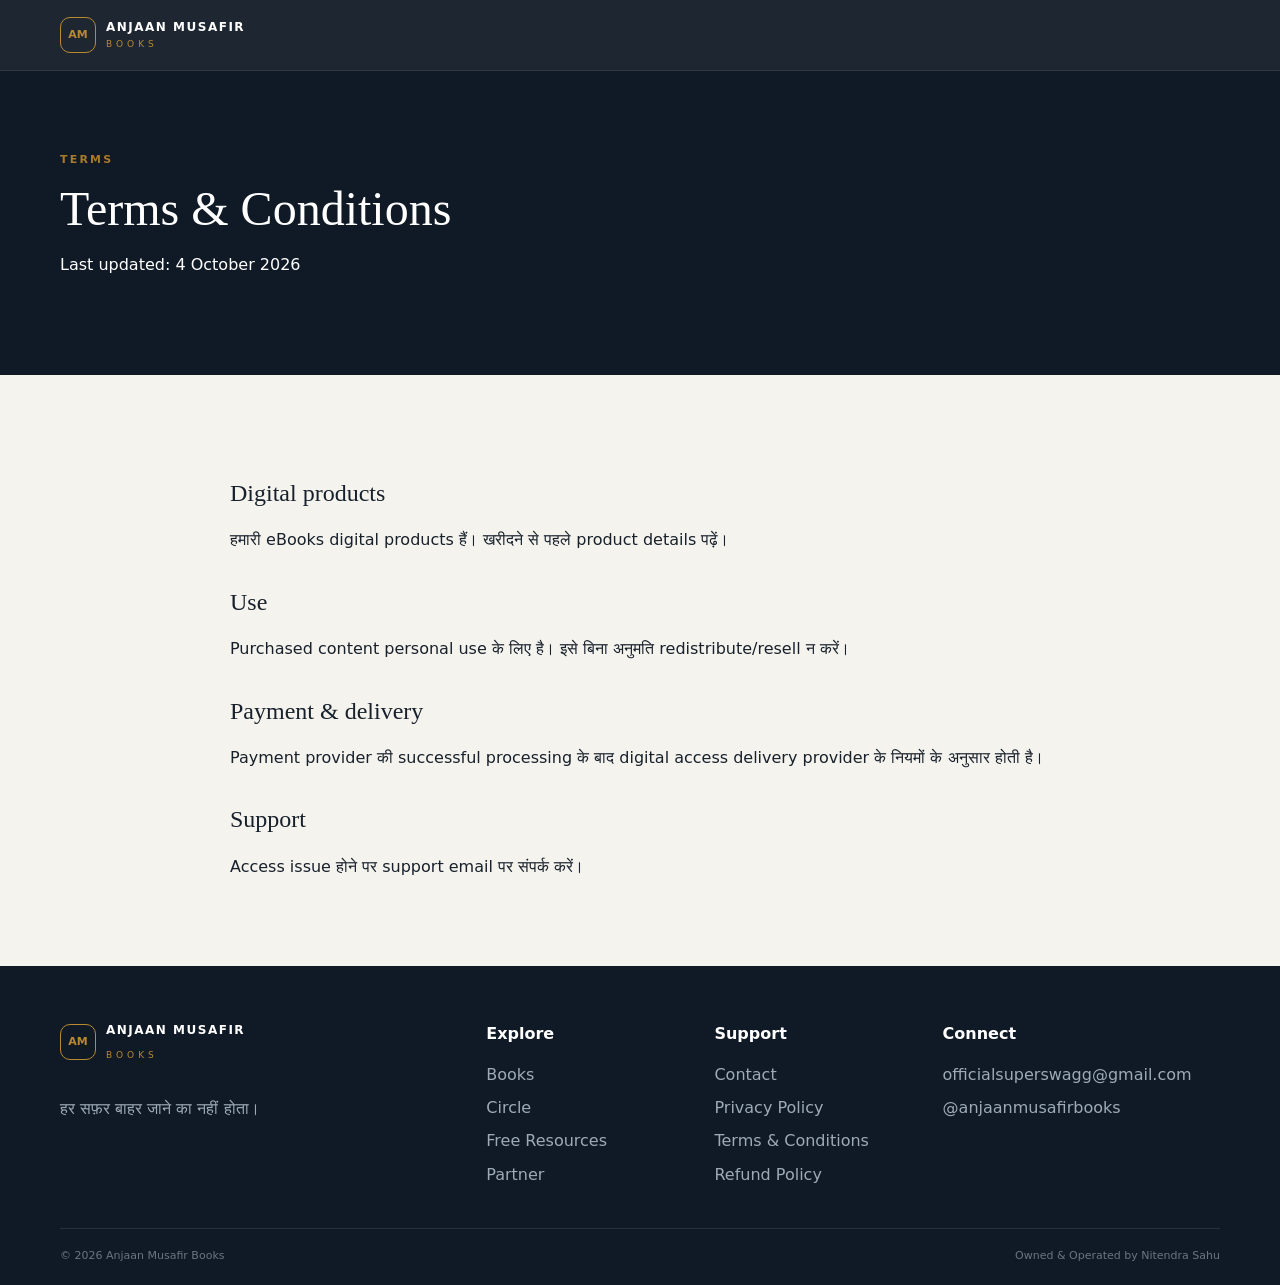
<file: terms.html>
<!doctype html><html lang="hi"><head><meta charset="utf-8"><meta name="viewport" content="width=device-width,initial-scale=1"><title>Terms & Conditions — Anjaan Musafir Books</title><link rel="stylesheet" href="style.css"></head><body><header class="site-header"><div class="wrap header-inner"><a class="brand" href="index.html"><span class="brand-mark">AM</span><span><b>ANJAAN MUSAFIR</b><small>BOOKS</small></span></a></div></header><main><section class="page-hero"><div class="wrap"><p class="eyebrow">TERMS</p><h1>Terms & Conditions</h1><p>Last updated: 4 October 2026</p></div></section><section class="page-content wrap legal-copy"><h2>Digital products</h2><p>हमारी eBooks digital products हैं। खरीदने से पहले product details पढ़ें।</p><h2>Use</h2><p>Purchased content personal use के लिए है। इसे बिना अनुमति redistribute/resell न करें।</p><h2>Payment & delivery</h2><p>Payment provider की successful processing के बाद digital access delivery provider के नियमों के अनुसार होती है।</p><h2>Support</h2><p>Access issue होने पर support email पर संपर्क करें।</p></section></main><footer id="foot"></footer><script src="books.js"></script><script src="app.js"></script></body></html>
</file>
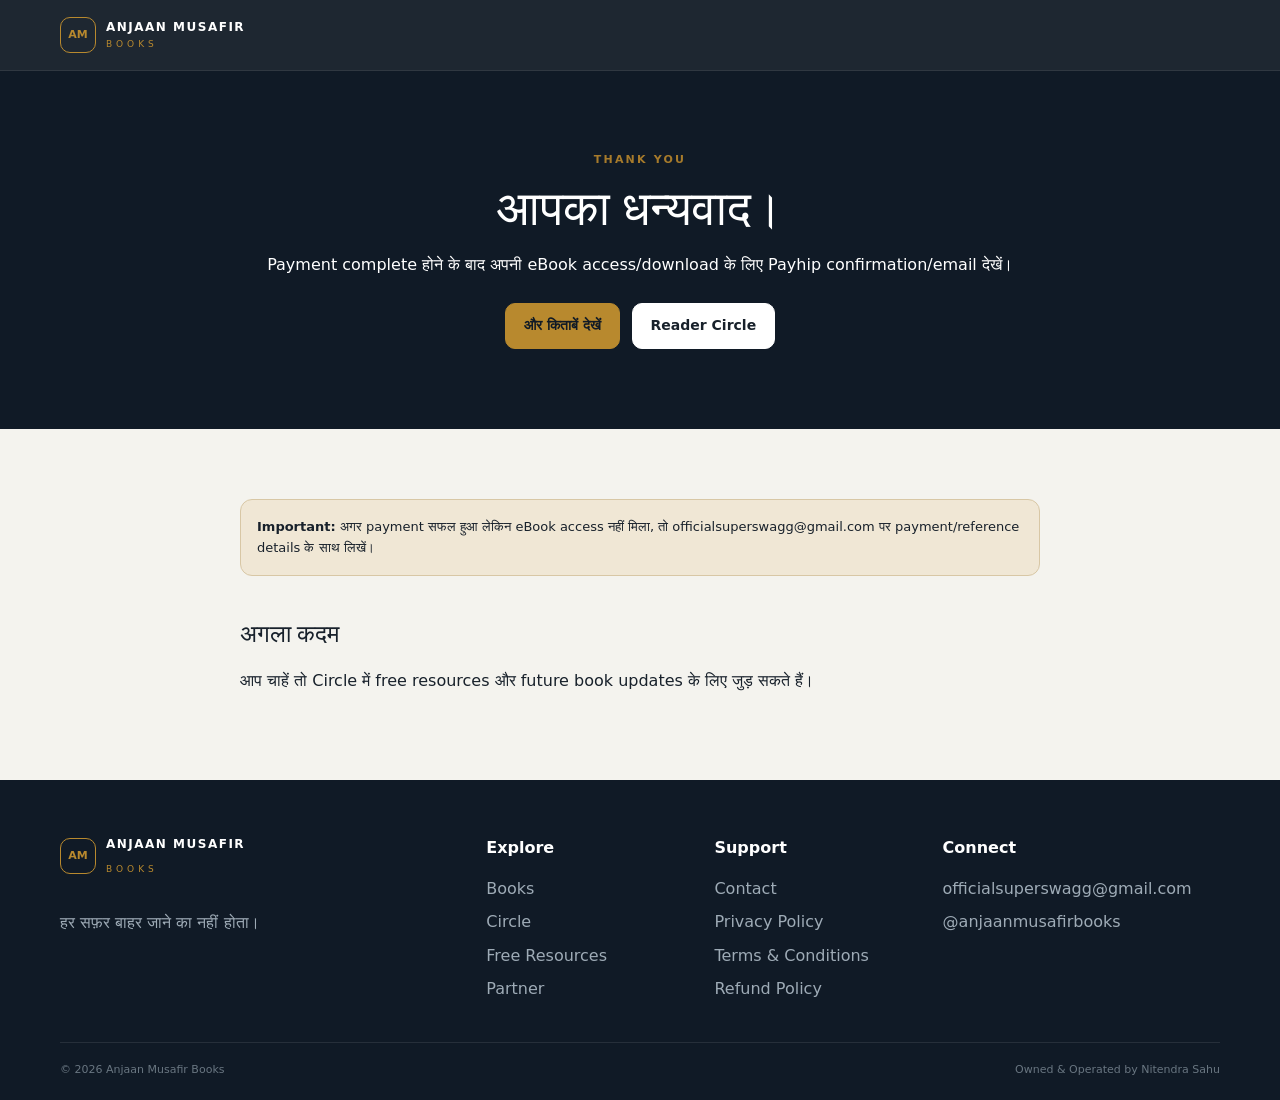
<file: thank-you.html>
<!doctype html><html lang="hi"><head><meta charset="utf-8"><meta name="viewport" content="width=device-width,initial-scale=1"><title>Thank You — Anjaan Musafir Books</title><meta name="theme-color" content="#101a26"><link rel="stylesheet" href="style.css"></head><body><header class="site-header"><div class="wrap header-inner"><a class="brand" href="index.html"><span class="brand-mark">AM</span><span><b>ANJAAN MUSAFIR</b><small>BOOKS</small></span></a></div></header><main><section class="page-hero"><div class="wrap" style="text-align:center"><p class="eyebrow">THANK YOU</p><h1>आपका धन्यवाद।</h1><p>Payment complete होने के बाद अपनी eBook access/download के लिए Payhip confirmation/email देखें।</p><div class="actions" style="justify-content:center"><a class="btn btn-gold" href="index.html#books">और किताबें देखें</a><a class="btn btn-light" href="circle.html">Reader Circle</a></div></div></section><section class="page-content wrap narrow"><div class="form-note"><b>Important:</b> अगर payment सफल हुआ लेकिन eBook access नहीं मिला, तो <a href="mailto:officialsuperswagg@gmail.com">officialsuperswagg@gmail.com</a> पर payment/reference details के साथ लिखें।</div><h2 style="margin-top:45px">अगला कदम</h2><p>आप चाहें तो Circle में free resources और future book updates के लिए जुड़ सकते हैं।</p></section></main><footer id="foot"></footer><script src="books.js"></script><script src="app.js"></script></body></html>
</file>
<file: style.css>
*{box-sizing:border-box}html{scroll-behavior:smooth}body{margin:0;background:#f4f3ee;color:#18212b;font-family:"Hind",system-ui,sans-serif;line-height:1.65}a{color:inherit;text-decoration:none}button,input{font:inherit}button{cursor:pointer}.wrap{width:min(1160px,calc(100% - 32px));margin:auto}.skip{position:fixed;left:10px;top:-60px;background:#b8892e;color:#101a26;padding:10px 16px;z-index:9999}.skip:focus{top:10px}
.site-header{position:sticky;top:0;z-index:50;background:rgba(16,26,38,.94);backdrop-filter:blur(16px);border-bottom:1px solid rgba(255,255,255,.08)}.header-inner{min-height:70px;display:flex;align-items:center;justify-content:space-between}.brand{display:flex;align-items:center;gap:10px;color:#fff}.brand b{display:block;font-size:12px;letter-spacing:1.5px}.brand small{display:block;color:#b8892e;font-size:9px;letter-spacing:4px}.brand-mark{width:36px;height:36px;border:1px solid #b8892e;border-radius:10px;display:grid;place-items:center;color:#b8892e;font-weight:700;font-size:11px}.site-nav{display:flex;gap:24px;color:#d9e0e7;font-size:14px}.site-nav a:hover{color:#e5bd65}.menu-btn{display:none;background:none;border:1px solid #53606e;color:#fff;border-radius:9px;padding:7px 11px}
.hero{background:#101a26;color:#fff;overflow:hidden;position:relative}.hero-grid{min-height:650px;display:grid;grid-template-columns:1.08fr .92fr;align-items:center;gap:40px}.eyebrow{font-size:11px;letter-spacing:2.2px;font-weight:700;color:#a77b2b;margin:0 0 12px}.hero .eyebrow{color:#d5ad58}.hero h1,h1,h2,h3{font-family:"Tiro Devanagari Hindi",serif;font-weight:400;line-height:1.15}.hero h1{font-size:clamp(38px,5vw,68px);margin:0 0 24px;max-width:760px}.hero h1 em{color:#d7ae58;font-style:normal}.hero-lead{font-size:18px;color:#c9d2db;max-width:640px}.hero-actions,.actions{display:flex;gap:12px;align-items:center;flex-wrap:wrap;margin-top:24px}.btn{display:inline-flex;align-items:center;justify-content:center;min-height:46px;padding:10px 18px;border-radius:10px;border:1px solid #c5cbd0;font-weight:700;font-size:14px;transition:.2s transform,.2s box-shadow,.2s background}.btn:hover{transform:translateY(-2px);box-shadow:0 8px 24px rgba(16,26,38,.13)}.btn-gold{background:#b8892e;border-color:#b8892e;color:#101a26}.btn-ghost{color:#fff;border-color:#5c6976;background:transparent}.btn-outline{background:transparent;border-color:#bbc2c8}.btn-light{background:#fff;color:#18212b;border-color:#fff}.btn-disabled{opacity:.55;cursor:not-allowed}.micro-trust{display:flex;gap:18px;flex-wrap:wrap;color:#9eabb7;font-size:12px;margin-top:24px}.hero-art{height:470px;position:relative;display:grid;place-items:center}.orb{position:absolute;border-radius:50%;filter:blur(2px)}.orb-one{width:360px;height:360px;background:radial-gradient(circle,rgba(184,137,46,.22),transparent 65%)}.orb-two{width:180px;height:180px;background:radial-gradient(circle,rgba(31,111,107,.2),transparent 65%);right:0;bottom:30px}.book-stack{position:relative;width:260px;height:350px;transform:rotate(-4deg)}.fake-cover{position:absolute;width:190px;height:270px;border-radius:4px 12px 12px 4px;box-shadow:0 28px 55px rgba(0,0,0,.4);display:flex;align-items:flex-end;padding:22px;color:#fff;font-family:"Tiro Devanagari Hindi";font-size:27px;line-height:1.05}.cover-a{left:55px;top:15px;background:linear-gradient(145deg,#294f59,#142b36)}.cover-b{left:28px;top:45px;background:linear-gradient(145deg,#a77b2b,#4d3616);transform:rotate(-8deg)}.cover-c{left:82px;top:70px;background:linear-gradient(145deg,#252c45,#101a26);transform:rotate(8deg)}.route-line{position:absolute;width:310px;height:150px;border:1px dashed rgba(216,174,88,.55);border-left:0;border-bottom:0;border-radius:0 100% 0 0;right:-60px;bottom:20px;transform:rotate(-13deg)}
.quick-path{padding:76px 0 30px}.section-heading h2{font-size:36px;margin:0 0 10px}.section-heading p{margin:0;color:#65717c}.section-heading.compact{max-width:720px}.path-grid{display:grid;grid-template-columns:repeat(4,1fr);gap:12px;margin-top:28px}.path-card{text-align:left;border:1px solid #d7d9d8;background:#fff;border-radius:16px;padding:20px;min-height:145px;transition:.2s}.path-card:hover{transform:translateY(-4px);border-color:#b8892e;box-shadow:0 15px 35px rgba(16,26,38,.08)}.path-card span{color:#b8892e;font-size:12px}.path-card b{display:block;font-size:17px;margin:13px 0 5px}.path-card small{color:#71808d}
.featured-section{padding:50px 0}.feature-card{display:grid;grid-template-columns:360px 1fr;gap:54px;align-items:center;background:#101a26;color:#fff;border-radius:24px;padding:42px;box-shadow:0 22px 55px rgba(16,26,38,.16)}.feature-cover{position:relative}.feature-cover img,.book-cover-large img{width:100%;aspect-ratio:3/4;object-fit:cover;border-radius:8px;display:block;box-shadow:0 22px 45px rgba(0,0,0,.28)}.feature-stamp{position:absolute;left:14px;top:14px;background:#b8892e;color:#101a26;font-size:10px;font-weight:800;padding:7px 10px;border-radius:5px}.feature-copy h2{font-size:45px;margin:0 0 10px}.feature-copy .lead{font-size:20px;color:#d5dce2}.feature-copy>p:not(.eyebrow){color:#b8c3cc}.feature-points{display:flex;gap:18px;flex-wrap:wrap;color:#d4dde4;font-size:13px;margin:20px 0}.feature-card .price strong{color:#fff}
.section-block{padding:80px 0}.section-heading{display:flex;justify-content:space-between;gap:30px;align-items:end;margin-bottom:28px}.text-link{color:#7b5b20;font-weight:700}.library-tools{display:flex;justify-content:space-between;gap:20px;align-items:center;margin-bottom:26px}.search-box{background:#fff;border:1px solid #d7d9d8;border-radius:11px;display:flex;align-items:center;gap:8px;padding:0 12px;width:min(330px,100%)}.search-box input{border:0;outline:0;background:none;width:100%;padding:11px 0}.filter-row{display:flex;gap:7px;flex-wrap:wrap}.filter{border:1px solid #d1d4d5;background:transparent;border-radius:99px;padding:7px 13px;font-size:12px}.filter.active{background:#101a26;color:#fff;border-color:#101a26}.book-grid{display:grid;grid-template-columns:repeat(4,1fr);gap:22px}.book-card{background:#fff;border:1px solid #dddeda;border-radius:17px;overflow:hidden;transition:.2s;display:flex;flex-direction:column}.book-card:hover{transform:translateY(-5px);box-shadow:0 18px 40px rgba(16,26,38,.1)}.cover-wrap{background:#e8e7e0;position:relative;display:block;aspect-ratio:3/4;overflow:hidden}.cover-wrap img{width:100%;height:100%;object-fit:cover;display:block}.cover-wrap img.missing-cover{display:none}.cover-fallback{position:absolute;inset:0;display:grid;place-items:center;padding:30px;text-align:center;background:linear-gradient(145deg,#243d47,#101a26);color:#fff;font:28px "Tiro Devanagari Hindi"}.cover-wrap img:not(.missing-cover)+.cover-fallback{display:none}.card-body{padding:17px}.badge{display:inline-block;background:#f2e5c8;color:#755516;font-size:9px;font-weight:800;letter-spacing:1px;padding:5px 8px;border-radius:4px;margin-bottom:8px}.book-card h3{font-size:22px;margin:0 0 5px}.book-card h3 a:hover{color:#8b671f}.book-card p{font-size:13px;color:#66737d;min-height:54px;margin:0}.card-meta{font-size:11px;color:#89939b;margin-top:10px}.price{display:flex;align-items:center;gap:8px;margin-top:14px}.price strong{font-size:22px;color:#8a641d}.price del{font-size:12px;color:#9ba2a7}.price span{font-size:10px;background:#e4f0eb;color:#2c6655;border-radius:4px;padding:3px 5px;font-weight:700}.card-actions{display:flex;gap:8px;margin-top:14px}.card-actions .btn{flex:1;min-height:40px;padding:8px 10px;font-size:12px}.heart,.wish-large{border:1px solid #d0d4d5;background:#fff;border-radius:10px;color:#8a641d}.heart{width:42px}.empty{padding:30px;background:#fff;border:1px dashed #c8cccd;border-radius:12px}
.value-section{background:#101a26;color:#fff;padding:90px 0}.centered{text-align:center;display:block}.centered p{max-width:620px;margin-left:auto;margin-right:auto}.centered h2{font-size:42px}.value-grid{display:grid;grid-template-columns:repeat(3,1fr);gap:18px;margin-top:36px}.value-grid article{border:1px solid rgba(255,255,255,.12);border-radius:16px;padding:28px;background:rgba(255,255,255,.025)}.icon{color:#d3aa57;font-size:11px;letter-spacing:2px}.value-grid h3{font-size:28px;margin:16px 0 8px}.value-grid p{color:#aeb9c3}
.daily-thought{padding:70px 0}.thought-card{background:#fff;border:1px solid #dedfdb;border-radius:20px;padding:34px;display:flex;justify-content:space-between;gap:30px;align-items:center}.thought-card h2{font-size:32px;margin:0}.thought-card p:last-child{font-size:12px;color:#88929a}.share-mini{border:1px solid #cfd2d3;background:#f7f6f1;border-radius:10px;padding:10px 15px;font-weight:700;white-space:nowrap}
.circle-preview{background:#e9e6dc;padding:80px 0}.circle-grid{display:grid;grid-template-columns:1.2fr .8fr;gap:60px;align-items:center}.circle-grid h2{font-size:44px;margin:0 0 12px}.circle-points{display:grid;grid-template-columns:1fr 1fr;gap:12px}.circle-points div{background:#fff;border:1px solid #d8d8d2;border-radius:14px;padding:24px}.circle-points b{display:block;color:#8b671f;font-size:24px}.circle-points span{color:#69747c}
.about-grid{display:grid;grid-template-columns:1fr .7fr;gap:80px}.quote{font-family:"Tiro Devanagari Hindi";font-size:23px;color:#7d5d20;border-left:3px solid #b8892e;padding-left:18px}.about-note{align-self:start;background:#101a26;color:#fff;border-radius:18px;padding:30px}.about-note .note-label{display:block;color:#b8892e;font-size:10px;letter-spacing:2px}.about-note strong{display:block;font:28px "Tiro Devanagari Hindi";margin:14px 0 4px}.about-note p{color:#aeb8c0}.about-note a{color:#d3ad60;font-size:13px}
.newsletter-band{background:#b8892e;color:#101a26;padding:40px 0}.newsletter-inner{display:flex;justify-content:space-between;align-items:center;gap:20px}.newsletter-inner h2{font-size:34px;margin:0}.newsletter-inner .eyebrow{color:#624914}
.footer{background:#101a26;color:#9eabb6;padding:55px 0 20px}.footer-grid{display:grid;grid-template-columns:2fr 1fr 1fr 1.4fr;gap:30px}.footer-grid>div{display:flex;flex-direction:column;gap:7px}.footer-grid b{color:#fff;margin-bottom:7px}.footer-brand{margin-bottom:10px}.footer-grid a:hover{color:#d9b66c}.footer-bottom{border-top:1px solid rgba(255,255,255,.09);margin-top:40px;padding-top:18px;display:flex;justify-content:space-between;font-size:11px;color:#697681}
.modal{position:fixed;inset:0;background:rgba(7,12,18,.72);display:none;place-items:center;padding:18px;z-index:100}.modal.show{display:grid}.modal-card{background:#f4f3ee;max-width:520px;width:100%;border-radius:20px;padding:32px;position:relative;box-shadow:0 30px 80px rgba(0,0,0,.3)}.modal-close{position:absolute;right:16px;top:12px;border:0;background:none;font-size:28px}.quiz-options{display:grid;gap:9px;margin-top:22px}.quiz-options button{border:1px solid #d2d4d2;background:#fff;border-radius:10px;padding:13px;text-align:left}.quiz-options button:hover{border-color:#b8892e}.quiz-result{background:#e9e1cf;padding:18px;border-radius:12px;margin-top:18px}.quiz-result h3{font-size:26px;margin:4px 0}.muted{color:#68747d}.quiz-result .btn{margin-top:12px}
.book-hero{background:#101a26;color:#fff;padding:65px 0}.book-hero-grid{display:grid;grid-template-columns:320px 1fr;gap:60px;align-items:center}.book-cover-large{position:relative}.wish-large{margin-top:10px;width:100%;padding:11px}.book-intro h1{font-size:52px;margin:4px 0 12px}.book-sub{font-size:21px;color:#c4cdd4}.meta{font-size:12px;color:#94a0aa}.book-intro .price strong{color:#fff}.safe-note{font-size:11px;color:#8f9ba5;margin-top:15px}.book-section{padding:72px 0}.book-section h2{font-size:38px;margin:0 0 15px}.two-col{display:grid;grid-template-columns:1fr .8fr;gap:70px}.benefit-box,.honest-box{background:#fff;border:1px solid #dadbd7;border-radius:16px;padding:25px;align-self:start}.benefit-box b,.honest-box b{display:block;margin-bottom:12px}.benefit-box span{display:block;padding:8px 0;border-bottom:1px solid #ecece8}.soft-section{background:#e9e6dc}.inside-grid{display:grid;grid-template-columns:repeat(2,1fr);gap:12px}.inside-grid div{background:#fff;border-radius:14px;padding:20px;display:flex;gap:15px;align-items:flex-start}.inside-grid span{color:#b8892e;font-weight:700}.inside-grid p{margin:0}.chapter-list{border-top:1px solid #d7d8d4}.chapter-list div{display:grid;grid-template-columns:55px 1fr;border-bottom:1px solid #d7d8d4;padding:14px 0}.chapter-list span{color:#9a7328;font-weight:700}.chapter-list p{margin:0}.check-list{padding-left:20px}.check-list li{padding:8px 0}.honest-box{background:#f0e7d5;border-color:#d7c8aa}.combo-box{margin-bottom:60px;background:#101a26;color:#fff;border-radius:20px;padding:30px;display:flex;align-items:center;justify-content:space-between;gap:25px}.combo-box h2{margin:0;font-size:34px}.faq-section{background:#fff;border-top:1px solid #e1e2de;border-bottom:1px solid #e1e2de}.narrow{max-width:800px}.faq-section details{border-bottom:1px solid #ddd;padding:16px 0}.faq-section summary{font-weight:700;cursor:pointer}.faq-section details p{color:#68747d}.final-cta{background:#101a26;color:#fff;text-align:center;padding:75px 0}.final-cta h2{font-size:42px;max-width:760px;margin:0 auto}.center{justify-content:center}.mobile-buy{display:none}.not-found{padding:100px 0}
#toast{position:fixed;left:50%;bottom:22px;transform:translate(-50%,20px);opacity:0;background:#101a26;color:#fff;border:1px solid #475361;padding:11px 16px;border-radius:10px;z-index:200;transition:.2s}#toast.show{opacity:1;transform:translate(-50%,0)}
/* Inner utility pages */
.page-hero{background:#101a26;color:#fff;padding:80px 0}.page-hero h1{font-size:48px;margin:0 0 12px}.page-content{padding:70px 0}.resource-grid,.circle-cards,.partner-grid{display:grid;grid-template-columns:repeat(3,1fr);gap:18px}.resource-card,.info-card{background:#fff;border:1px solid #dddeda;border-radius:16px;padding:25px}.resource-card h3,.info-card h3{font-size:25px;margin:10px 0}.resource-card p,.info-card p{color:#66737d}.form-note{background:#f0e7d5;border:1px solid #d8c7a5;padding:16px;border-radius:12px;font-size:13px}.legal-copy{max-width:820px}.legal-copy h2{margin-top:35px}
@media(max-width:900px){.hero-grid{grid-template-columns:1fr;min-height:auto;padding:75px 0}.hero-art{height:380px}.path-grid,.book-grid{grid-template-columns:repeat(2,1fr)}.feature-card{grid-template-columns:260px 1fr}.value-grid,.resource-grid,.circle-cards,.partner-grid{grid-template-columns:1fr}.circle-grid,.about-grid,.two-col{grid-template-columns:1fr;gap:30px}.footer-grid{grid-template-columns:1fr 1fr}.library-tools{align-items:flex-start;flex-direction:column}.book-hero-grid{grid-template-columns:250px 1fr}.book-intro h1{font-size:43px}}
@media(max-width:640px){.wrap{width:min(100% - 24px,1160px)}.site-nav{display:none;position:absolute;top:70px;left:0;right:0;background:#101a26;padding:12px;flex-direction:column;gap:0;border-bottom:1px solid #2d3742}.site-nav.open{display:flex}.site-nav a{padding:11px 8px}.menu-btn{display:block}.hero h1{font-size:38px}.hero-lead{font-size:16px}.hero-art{height:330px}.book-stack{transform:scale(.8) rotate(-4deg)}.quick-path,.section-block,.daily-thought,.book-section{padding:55px 0}.section-heading h2,.centered h2{font-size:31px}.path-grid,.book-grid{grid-template-columns:1fr 1fr;gap:12px}.path-card{padding:15px;min-height:130px}.path-card b{font-size:15px}.feature-card{grid-template-columns:1fr;padding:22px;gap:28px}.feature-cover{max-width:230px;margin:auto}.feature-copy h2{font-size:34px}.inside-grid{grid-template-columns:1fr}.newsletter-inner,.thought-card,.combo-box{flex-direction:column;align-items:flex-start}.footer-grid{grid-template-columns:1fr}.footer-bottom{flex-direction:column;gap:6px}.book-hero{padding:40px 0 75px}.book-hero-grid{grid-template-columns:1fr;gap:28px}.book-cover-large{max-width:250px;margin:auto}.book-intro h1{font-size:39px}.mobile-buy{display:flex;position:fixed;bottom:0;left:0;right:0;background:#fff;border-top:1px solid #d7d8d6;padding:8px 10px;z-index:80;justify-content:space-between;align-items:center;gap:8px;box-shadow:0 -8px 25px rgba(16,26,38,.12)}.mobile-buy .price{margin:0}.mobile-buy .price del,.mobile-buy .price span{display:none}.mobile-buy .btn{min-height:42px;padding:8px 13px}.final-cta{padding:60px 0}.final-cta h2{font-size:32px}.page-hero{padding:60px 0}.page-hero h1{font-size:39px}}
@media(max-width:420px){.path-grid,.book-grid{grid-template-columns:1fr}.hero-actions .btn{width:100%}.hero-art{height:290px}.fake-cover{width:155px;height:220px;font-size:22px}.book-stack{transform:scale(.72) rotate(-4deg)}}
@media(prefers-reduced-motion:reduce){*{scroll-behavior:auto!important;transition:none!important}}
</file>
